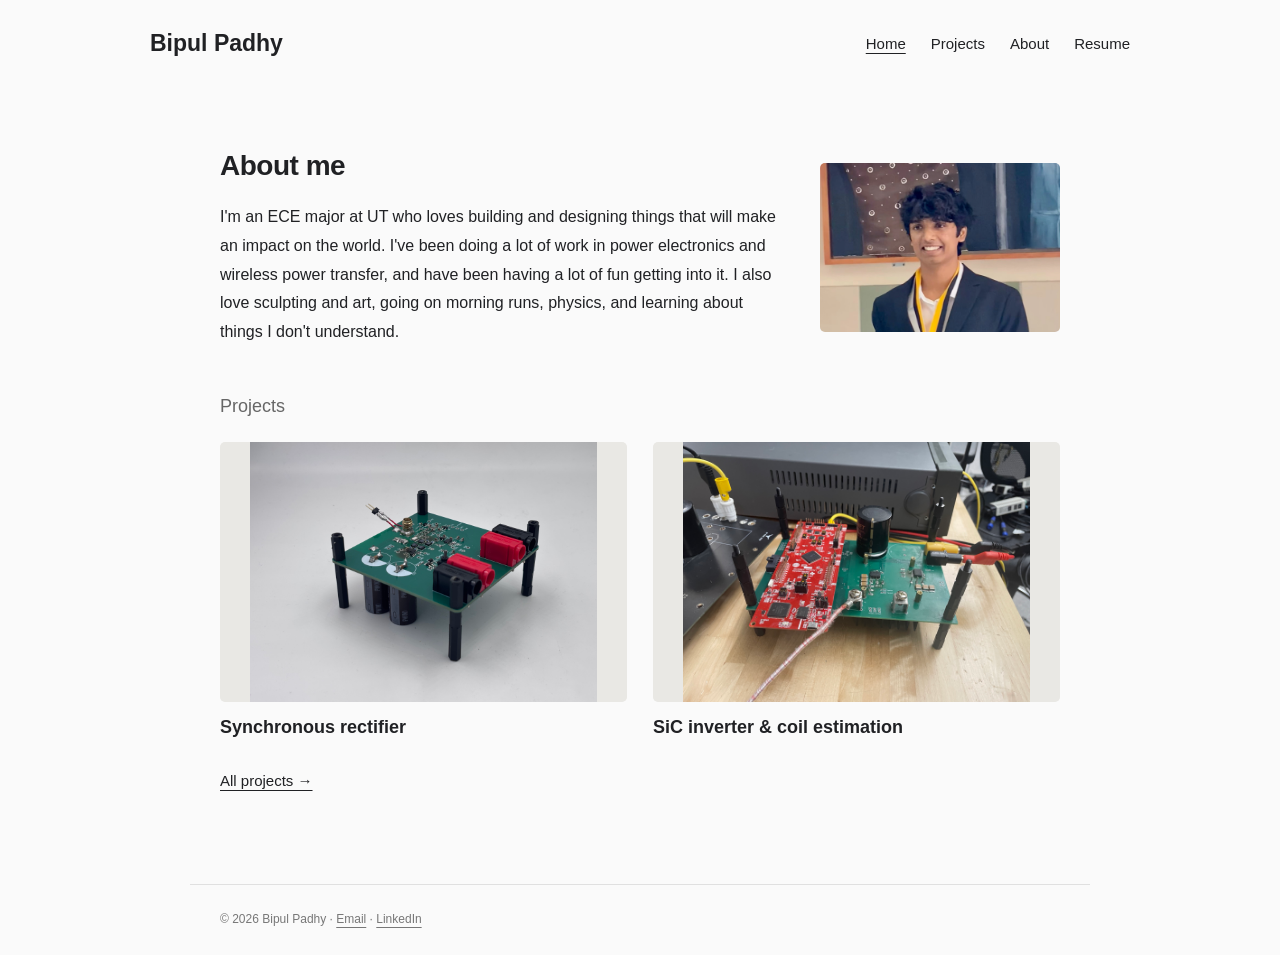
<file: index.html>
<!doctype html><html lang="en"><head><meta charset="utf-8"><meta name="viewport" content="width=device-width,initial-scale=1"><meta name="description" content="Bipul Padhy — electrical engineering projects at UT Austin."><title>Home | Bipul Padhy</title><link rel="stylesheet" href="style.css"></head><body><a class="skip" href="#main">Skip to content</a><header><a class="name" href="./">Bipul Padhy</a><nav aria-label="Main navigation"><a href="./" aria-current="page">Home</a><a href="projects/">Projects</a><a href="about/">About</a><a href="resume/">Resume</a></nav></header><main id="main"><section class="home-about" aria-labelledby="about-heading"><div class="home-about-copy"><h1 id="about-heading">About me</h1><div class="copy"><p>I&#x27;m an ECE major at UT who loves building and designing things that will make an impact on the world. I&#x27;ve been doing a lot of work in power electronics and wireless power transfer, and have been having a lot of fun getting into it. I also love sculpting and art, going on morning runs, physics, and learning about things I don&#x27;t understand.</p></div></div><img class="portrait" src="assets/bipul-padhy.png" alt="Bipul Padhy" width="596" height="421"></section><h2 class="work-heading">Projects</h2><div class="grid"><a class="card" href="projects/synchronous-rectifier/"><img class="thumb" src="assets/rectifier-angle.jpeg" alt="Assembled synchronous rectifier prototype" width="520" height="437" loading="lazy"><h3>Synchronous rectifier</h3></a><a class="card" href="projects/sic-inverter/"><img class="thumb" src="assets/inverter-closeup.jpeg" alt="SiC inverter with TI C2000 LaunchPad" loading="lazy"><h3>SiC inverter &amp; coil estimation</h3></a></div><a class="more" href="projects/">All projects →</a></main><footer>© 2026 Bipul Padhy · <a href="mailto:bkp736@eid.utexas.edu">Email</a> · <a href="https://www.linkedin.com/in/bipulpadhy">LinkedIn</a></footer></body></html>
</file>
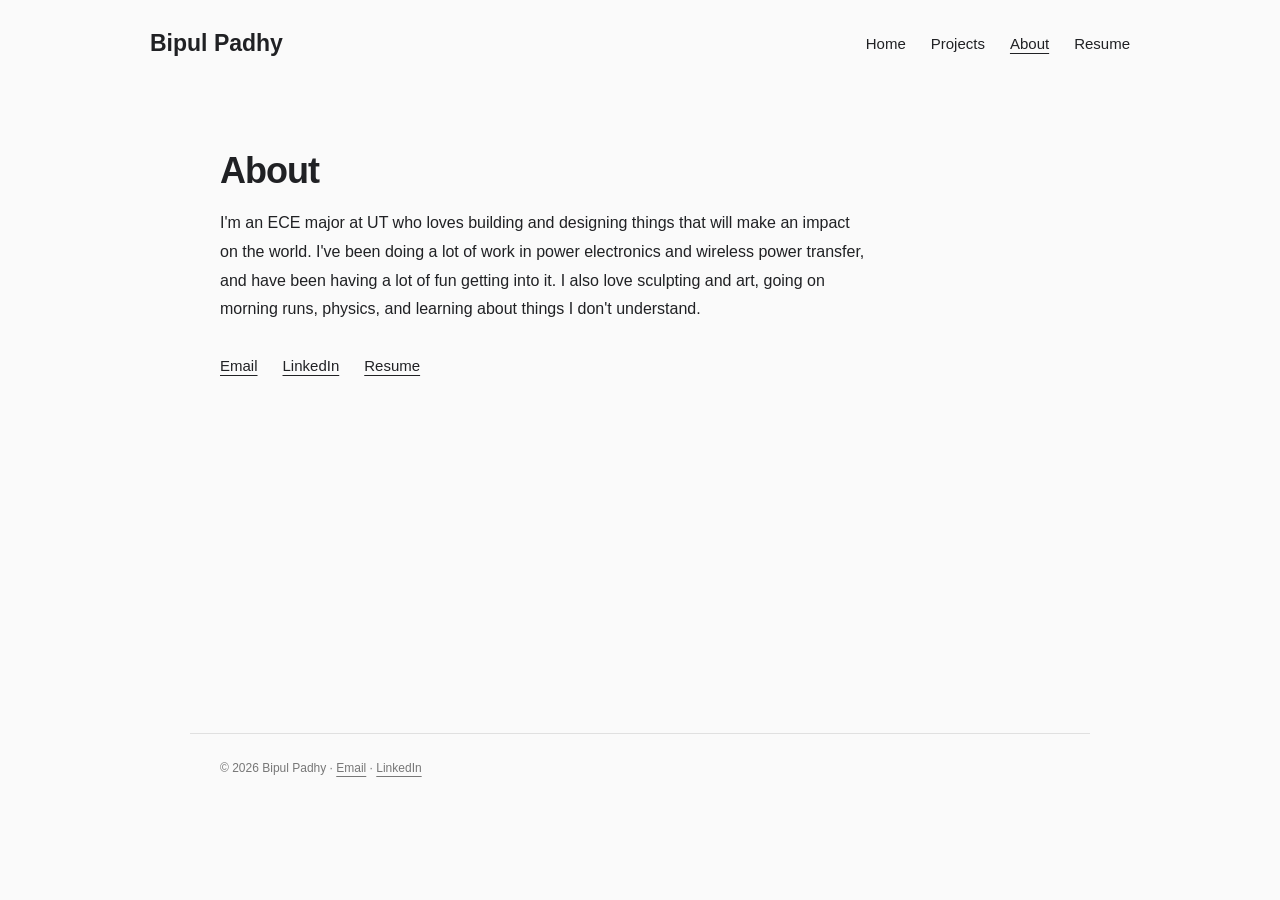
<file: about/index.html>
<!doctype html><html lang="en"><head><meta charset="utf-8"><meta name="viewport" content="width=device-width,initial-scale=1"><meta name="description" content="Bipul Padhy — electrical engineering projects at UT Austin."><title>About | Bipul Padhy</title><link rel="stylesheet" href="../style.css"></head><body><a class="skip" href="#main">Skip to content</a><header><a class="name" href="../">Bipul Padhy</a><nav aria-label="Main navigation"><a href="../">Home</a><a href="../projects/">Projects</a><a href="../about/" aria-current="page">About</a><a href="../resume/">Resume</a></nav></header><main id="main"><div class="about"><h1>About</h1><div class="copy"><p>I&#x27;m an ECE major at UT who loves building and designing things that will make an impact on the world. I&#x27;ve been doing a lot of work in power electronics and wireless power transfer, and have been having a lot of fun getting into it. I also love sculpting and art, going on morning runs, physics, and learning about things I don&#x27;t understand.</p></div><div class="about-links"><a href="mailto:bkp736@eid.utexas.edu">Email</a><a href="https://www.linkedin.com/in/bipulpadhy">LinkedIn</a><a href="../resume/">Resume</a></div></div></main><footer>© 2026 Bipul Padhy · <a href="mailto:bkp736@eid.utexas.edu">Email</a> · <a href="https://www.linkedin.com/in/bipulpadhy">LinkedIn</a></footer></body></html>
</file>
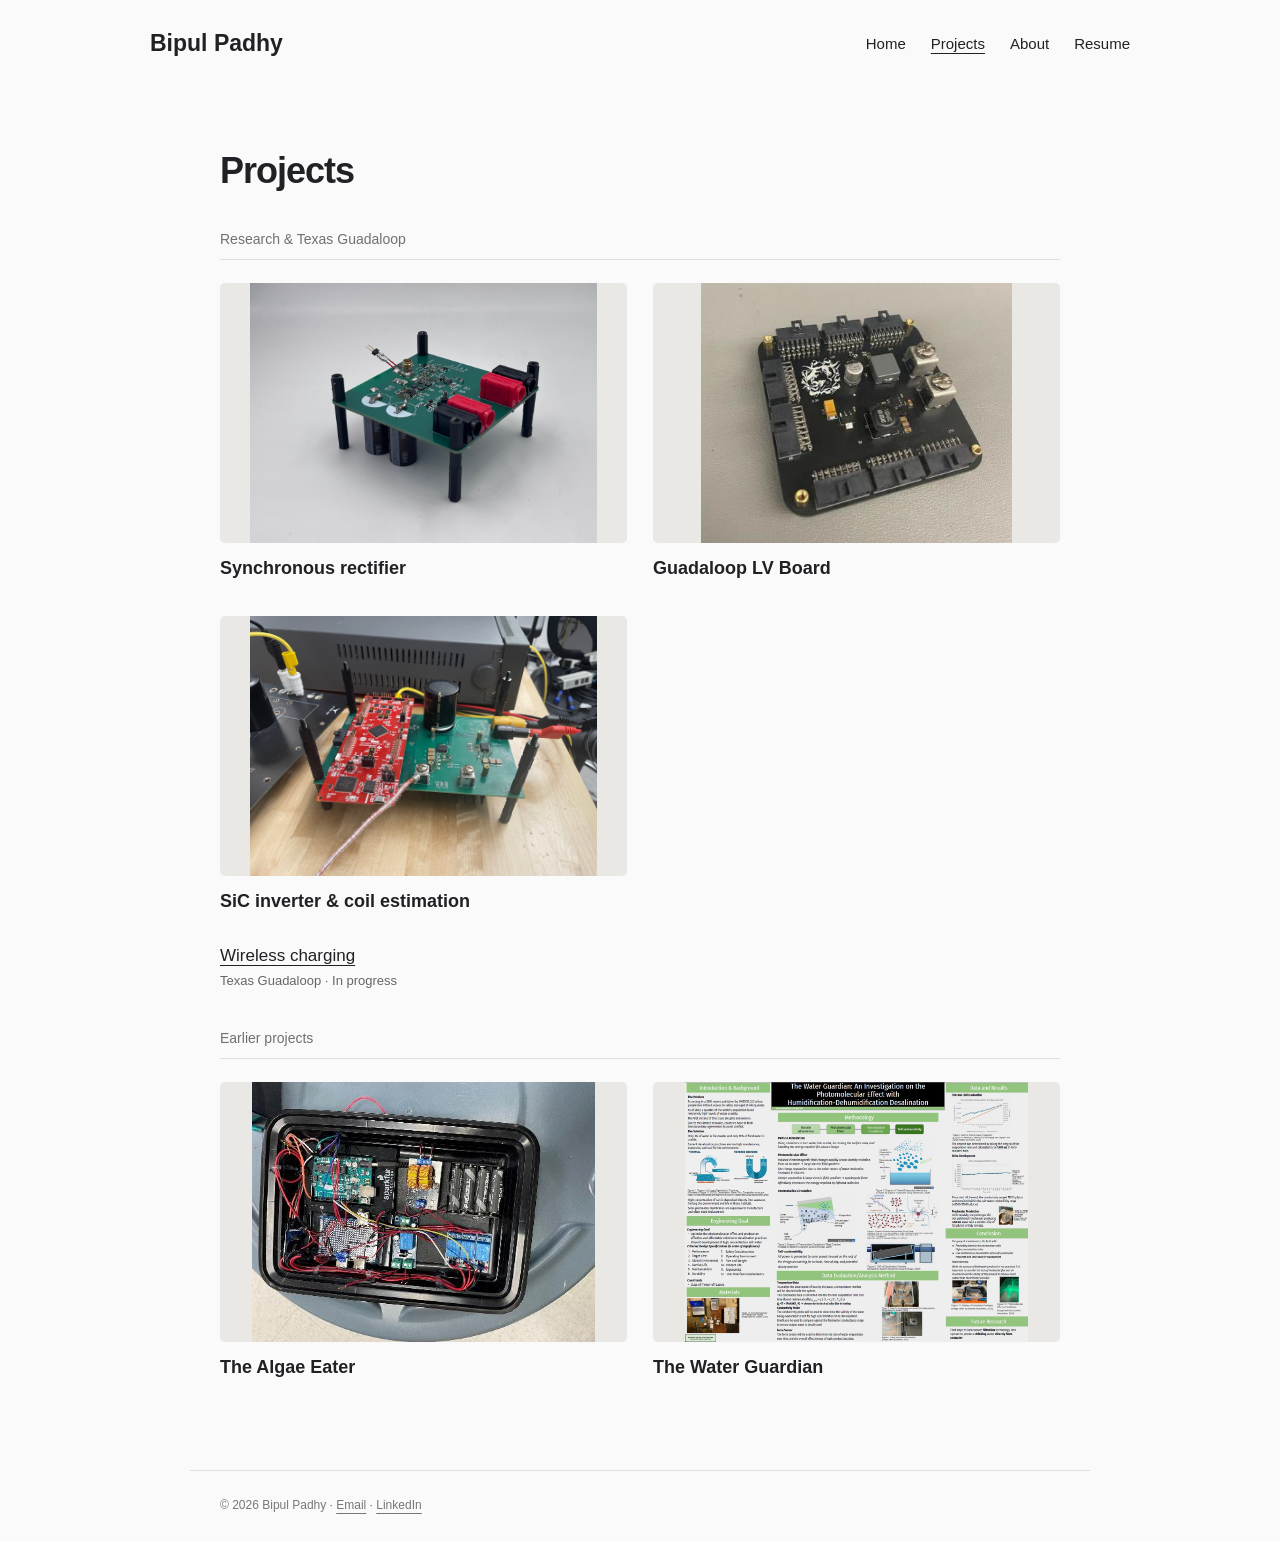
<file: projects/index.html>
<!doctype html><html lang="en"><head><meta charset="utf-8"><meta name="viewport" content="width=device-width,initial-scale=1"><meta name="description" content="Bipul Padhy — electrical engineering projects at UT Austin."><title>Projects | Bipul Padhy</title><link rel="stylesheet" href="../style.css"></head><body><a class="skip" href="#main">Skip to content</a><header><a class="name" href="../">Bipul Padhy</a><nav aria-label="Main navigation"><a href="../">Home</a><a href="../projects/" aria-current="page">Projects</a><a href="../about/">About</a><a href="../resume/">Resume</a></nav></header><main id="main"><h1>Projects</h1><div class="year">Research & Texas Guadaloop</div><div class="grid"><a class="card" href="../projects/synchronous-rectifier/"><img class="thumb" src="../assets/rectifier-angle.jpeg" alt="Assembled synchronous rectifier prototype" width="520" height="437" loading="lazy"><h3>Synchronous rectifier</h3></a><a class="card" href="../projects/power-distribution/"><img class="thumb" src="../assets/project-42.png" alt="Assembled Guadaloop LV Board" width="520" height="437" loading="lazy"><h3>Guadaloop LV Board</h3></a><a class="card" href="../projects/sic-inverter/"><img class="thumb" src="../assets/inverter-closeup.jpeg" alt="SiC inverter and TI C2000 LaunchPad" loading="lazy"><h3>SiC inverter &amp; coil estimation</h3></a></div><ul class="plain-projects"><li><a href="wireless-charging/">Wireless charging</a><small>Texas Guadaloop · In progress</small></li></ul><div class="year">Earlier projects</div><div class="grid"><a class="card" href="../projects/algae-eater/"><img class="thumb" src="../assets/project-48.png" alt="The Algae Eater" width="520" height="437" loading="lazy"><h3>The Algae Eater</h3></a><a class="card" href="../projects/water-guardian/"><img class="thumb" src="../assets/water-guardian-research-poster.jpeg" alt="The Water Guardian research poster" width="1280" height="969" loading="lazy"><h3>The Water Guardian</h3></a></div></main><footer>© 2026 Bipul Padhy · <a href="mailto:bkp736@eid.utexas.edu">Email</a> · <a href="https://www.linkedin.com/in/bipulpadhy">LinkedIn</a></footer></body></html>
</file>
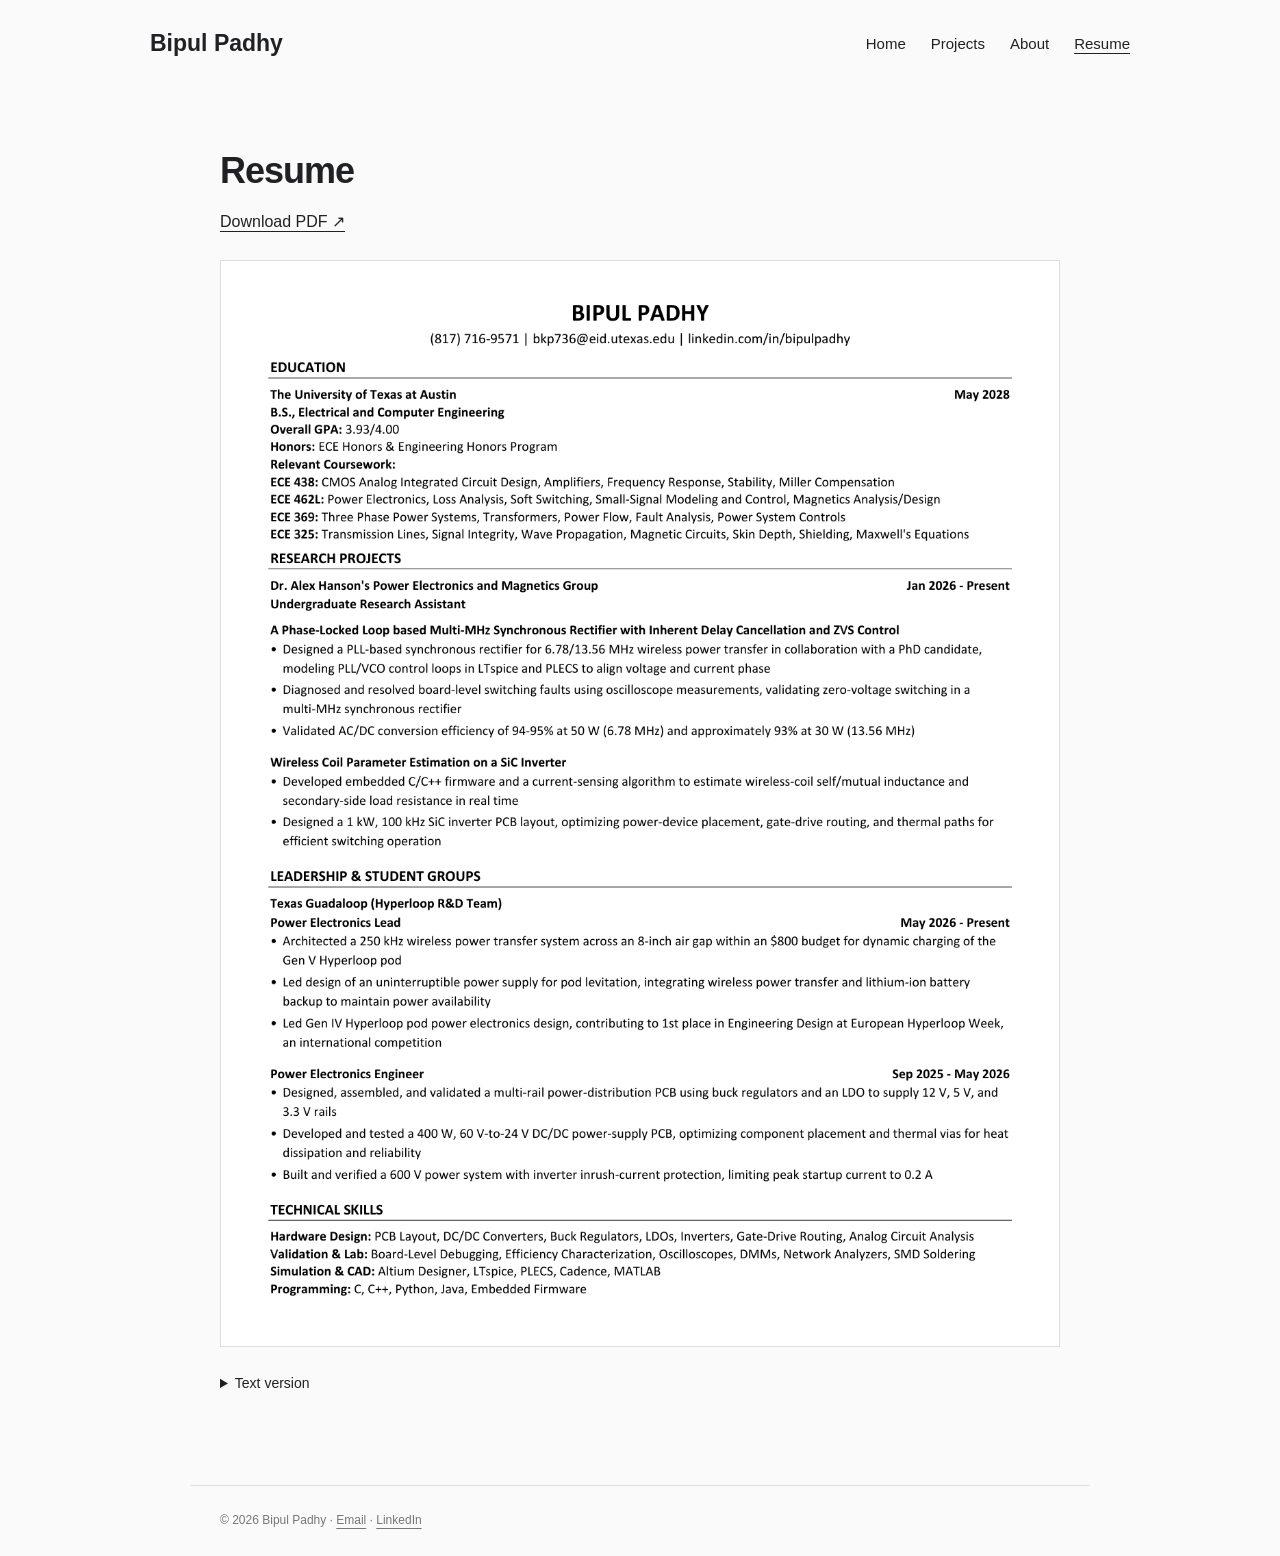
<file: resume/index.html>
<!doctype html><html lang="en"><head><meta charset="utf-8"><meta name="viewport" content="width=device-width,initial-scale=1"><meta name="description" content="Bipul Padhy — electrical engineering projects at UT Austin."><title>Resume | Bipul Padhy</title><link rel="stylesheet" href="../style.css"></head><body><a class="skip" href="#main">Skip to content</a><header><a class="name" href="../">Bipul Padhy</a><nav aria-label="Main navigation"><a href="../">Home</a><a href="../projects/">Projects</a><a href="../about/">About</a><a href="../resume/" aria-current="page">Resume</a></nav></header><main id="main"><h1>Resume</h1><p><a href="../assets/Bipul_Padhy_Resume.pdf" download="Bipul_Padhy_Resume.pdf" target="_blank" rel="noopener">Download PDF ↗</a></p><a href="../assets/resume-preview.png" target="_blank" rel="noopener" aria-label="Open full-size resume"><img class="resume-preview" src="../assets/resume-preview.png" alt="Bipul Padhy’s engineering resume" width="1224" height="1584"></a><details class="resume-text"><summary>Text version</summary><pre>BIPUL PADHY 
(817) 716-9571 | bkp736@eid.utexas.edu | linkedin.com/in/bipulpadhy 
EDUCATION 
The University of Texas at Austin 
B.S., Electrical and Computer Engineering 
Overall GPA: 3.93/4.00 
Honors: ECE Honors &amp; Engineering Honors Program 
Relevant Coursework: 
ECE 438: CMOS Analog Integrated Circuit Design, Amplifiers, Frequency Response, Stability, Miller Compensation
ECE 462L: Power Electronics, Loss Analysis, Soft Switching, Small-Signal Modeling and Control, Magnetics Analysis/Design
ECE 369: Three Phase Power Systems, Transformers, Power Flow, Fault Analysis, Power System Controls
ECE 325: Transmission Lines, Signal Integrity, Wave Propagation, Magnetic Circuits, Skin Depth, Shielding, Maxwell&#x27;s Equations
RESEARCH PROJECTS
Dr. Alex Hanson&#x27;s Power Electronics and Magnetics Group
Jan 2026 - Present
Undergraduate Research Assistant
A Phase-Locked Loop based Multi-MHz Synchronous Rectifier with Inherent Delay Cancellation and ZVS Control
• Designed a PLL-based synchronous rectifier for 6.78/13.56 MHz wireless power transfer in collaboration with a PhD candidate,
modeling PLL/VCO control loops in LTspice and PLECS to align voltage and current phase
• Diagnosed and resolved board-level switching faults using oscilloscope measurements, validating zero-voltage switching in a
multi-MHz synchronous rectifier
• Validated AC/DC conversion efficiency of 94-95% at 50 W (6.78 MHz) and approximately 93% at 30 W (13.56 MHz)
Wireless Coil Parameter Estimation on a SiC Inverter
• Developed embedded C/C++ firmware and a current-sensing algorithm to estimate wireless-coil self/mutual inductance and
secondary-side load resistance in real time
• Designed a 1 kW, 100 kHz SiC inverter PCB layout, optimizing power-device placement, gate-drive routing, and thermal paths for
efficient switching operation
LEADERSHIP &amp; STUDENT GROUPS
Texas Guadaloop (Hyperloop R&amp;D Team)
Power Electronics Lead
May 2026 - Present
• Architected a 250 kHz wireless power transfer system across an 8-inch air gap within an $800 budget for dynamic charging of the
Gen V Hyperloop pod
• Led design of an uninterruptible power supply for pod levitation, integrating wireless power transfer and lithium-ion battery
backup to maintain power availability
• Led Gen IV Hyperloop pod power electronics design, contributing to 1st place in Engineering Design at European Hyperloop Week,
an international competition
Power Electronics Engineer
Sep 2025 - May 2026
• Designed, assembled, and validated a multi-rail power-distribution PCB using buck regulators and an LDO to supply 12 V, 5 V, and
3.3 V rails
• Developed and tested a 400 W, 60 V-to-24 V DC/DC power-supply PCB, optimizing component placement and thermal vias for heat
dissipation and reliability
• Built and verified a 600 V power system with inverter inrush-current protection, limiting peak startup current to 0.2 A
TECHNICAL SKILLS
Hardware Design: PCB Layout, DC/DC Converters, Buck Regulators, LDOs, Inverters, Gate-Drive Routing, Analog Circuit Analysis
Validation &amp; Lab: Board-Level Debugging, Efficiency Characterization, Oscilloscopes, DMMs, Network Analyzers, SMD Soldering
Simulation &amp; CAD: Altium Designer, LTspice, PLECS, Cadence, MATLAB
Programming: C, C++, Python, Java, Embedded Firmware
May 2028
</pre></details></main><footer>© 2026 Bipul Padhy · <a href="mailto:bkp736@eid.utexas.edu">Email</a> · <a href="https://www.linkedin.com/in/bipulpadhy">LinkedIn</a></footer></body></html>
</file>
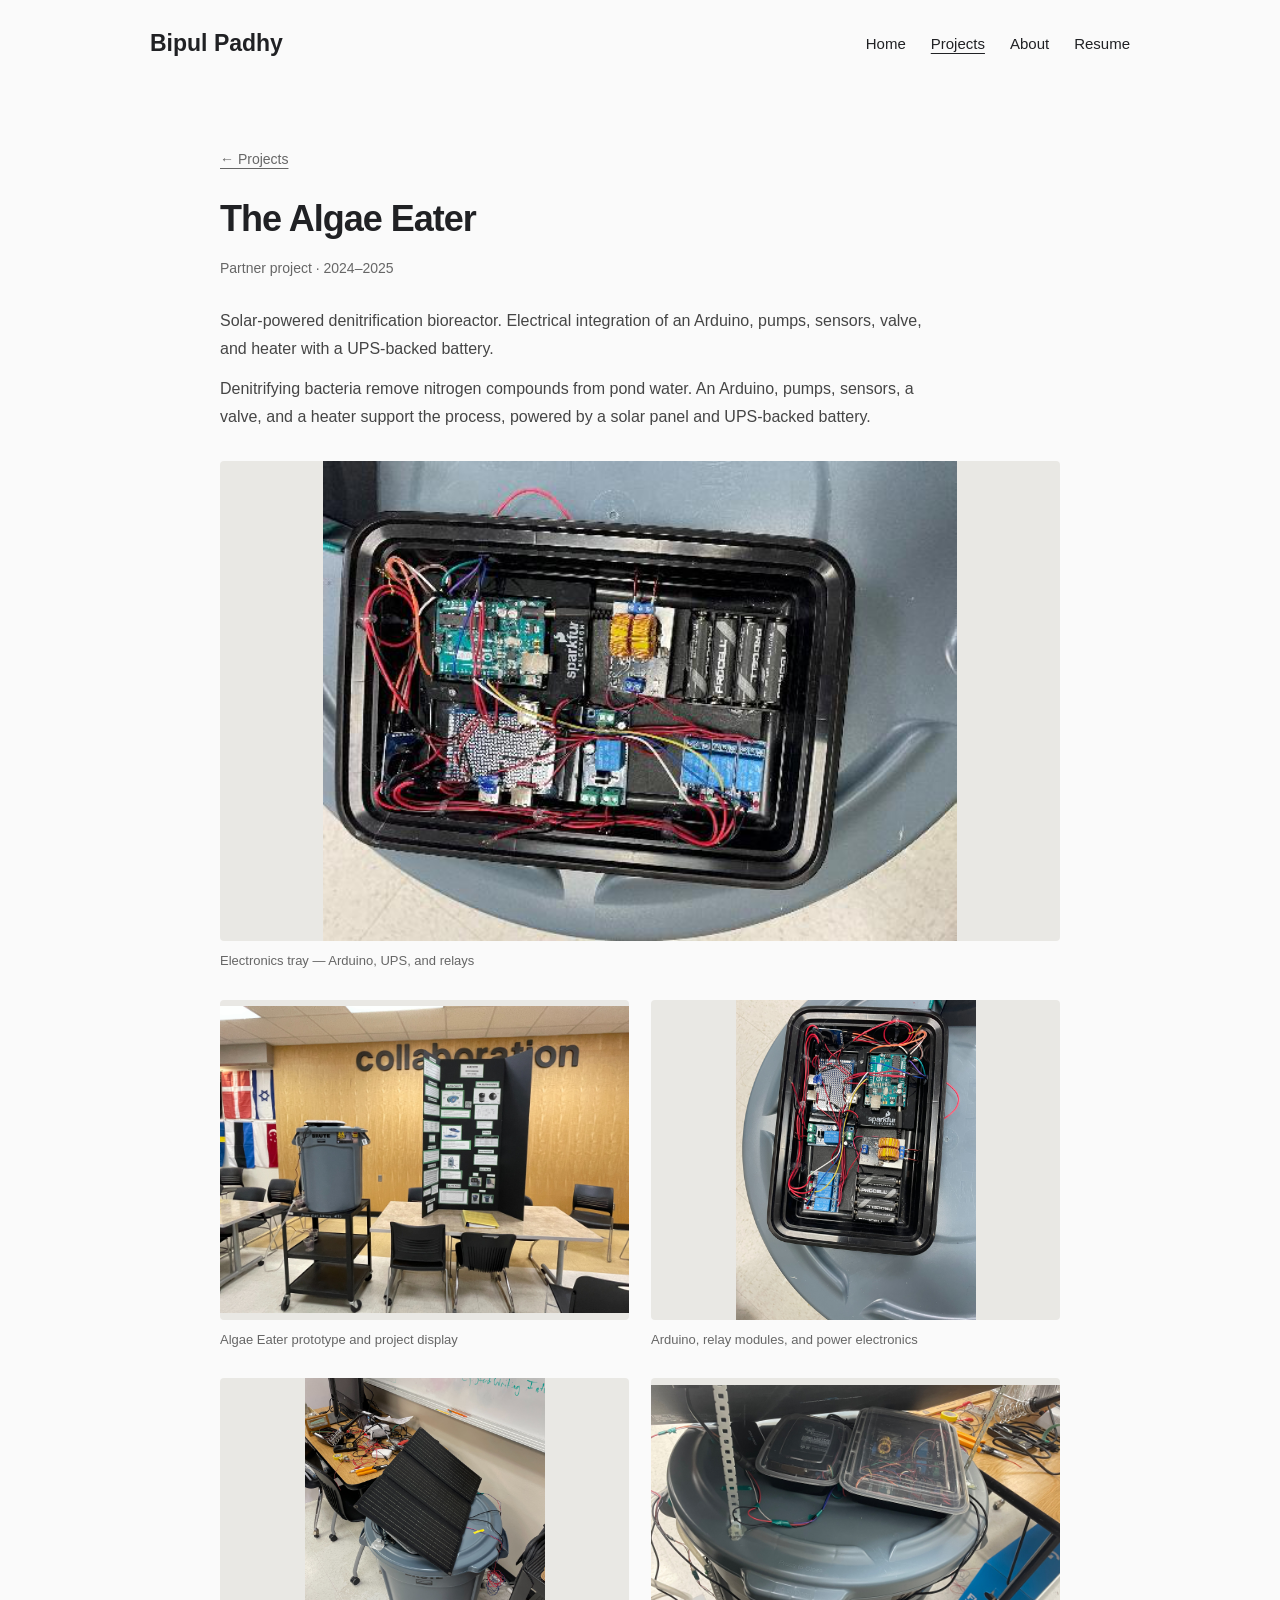
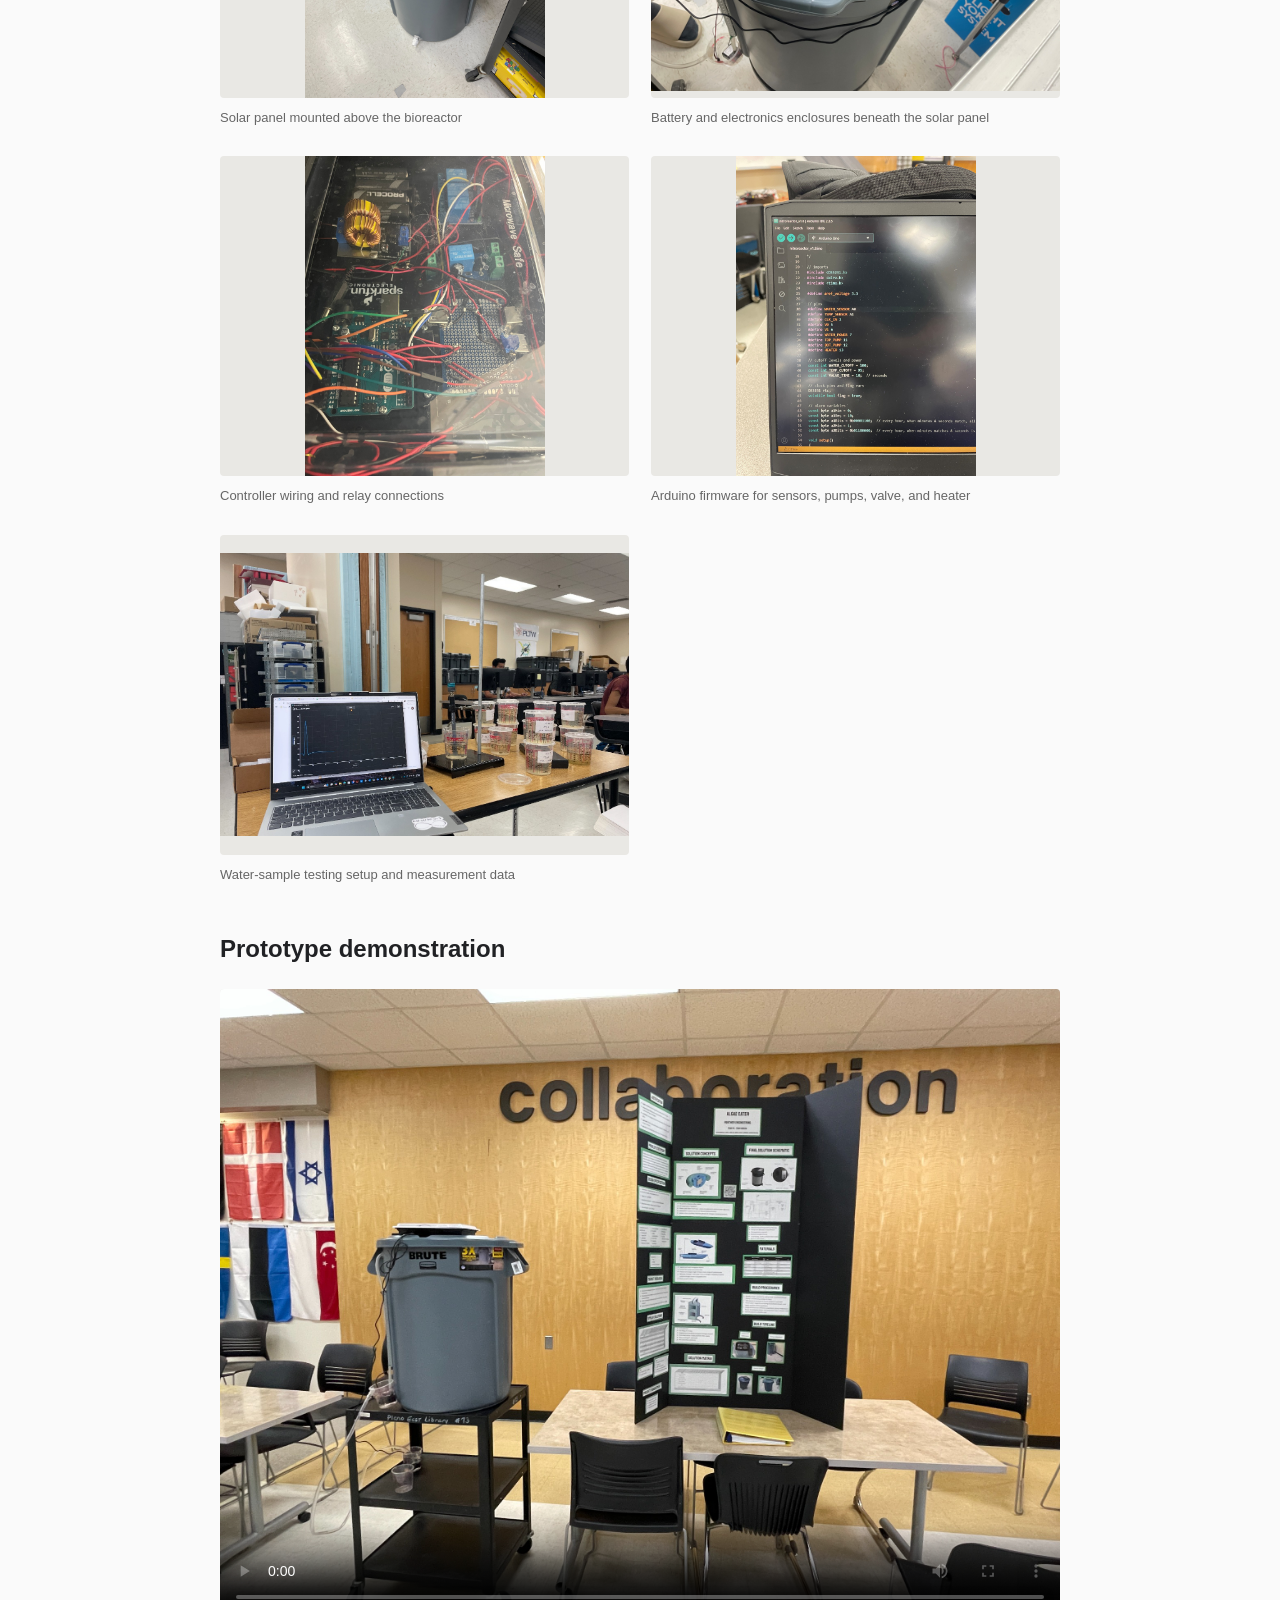
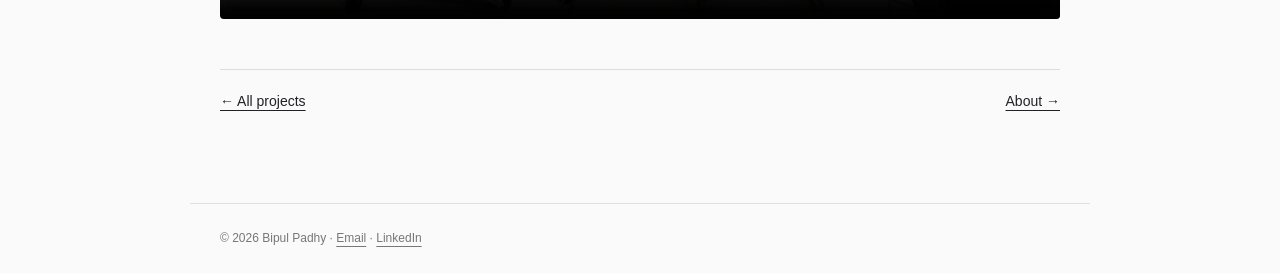
<file: projects/algae-eater/index.html>
<!doctype html><html lang="en"><head><meta charset="utf-8"><meta name="viewport" content="width=device-width,initial-scale=1"><meta name="description" content="Bipul Padhy — electrical engineering projects at UT Austin."><title>The Algae Eater | Bipul Padhy</title><link rel="stylesheet" href="../../style.css"></head><body><a class="skip" href="#main">Skip to content</a><header><a class="name" href="../../">Bipul Padhy</a><nav aria-label="Main navigation"><a href="../../">Home</a><a href="../../projects/" aria-current="page">Projects</a><a href="../../about/">About</a><a href="../../resume/">Resume</a></nav></header><main id="main"><a class="breadcrumb" href="../">← Projects</a><h1>The Algae Eater</h1><p class="meta">Partner project · 2024–2025</p><p class="project-description">Solar-powered denitrification bioreactor. Electrical integration of an Arduino, pumps, sensors, valve, and heater with a UPS-backed battery.</p><p class="project-explanation">Denitrifying bacteria remove nitrogen compounds from pond water. An Arduino, pumps, sensors, a valve, and a heater support the process, powered by a solar panel and UPS-backed battery.</p><div class="photos project-gallery"><figure><a href="../../assets/project-48.png" target="_blank" rel="noopener" aria-label="Open full-size image: Electronics tray — Arduino, UPS, and relays"><img src="../../assets/project-48.png" alt="Electronics tray — Arduino, UPS, and relays" loading="lazy"></a><figcaption>Electronics tray — Arduino, UPS, and relays</figcaption></figure><figure><a href="../../assets/algae-eater-project-display.jpg" target="_blank" rel="noopener" aria-label="Open full-size image: Algae Eater prototype and project display"><img src="../../assets/algae-eater-project-display.jpg" alt="Algae Eater prototype and project display" width="2048" height="1536" loading="lazy"></a><figcaption>Algae Eater prototype and project display</figcaption></figure><figure><a href="../../assets/algae-eater-electronics-tray.jpg" target="_blank" rel="noopener" aria-label="Open full-size image: Arduino, relay modules, and power electronics"><img src="../../assets/algae-eater-electronics-tray.jpg" alt="Arduino, relay modules, and power electronics" width="1536" height="2048" loading="lazy"></a><figcaption>Arduino, relay modules, and power electronics</figcaption></figure><figure><a href="../../assets/algae-eater-solar-panel.jpg" target="_blank" rel="noopener" aria-label="Open full-size image: Solar panel mounted above the bioreactor"><img src="../../assets/algae-eater-solar-panel.jpg" alt="Solar panel mounted above the bioreactor" width="1536" height="2048" loading="lazy"></a><figcaption>Solar panel mounted above the bioreactor</figcaption></figure><figure><a href="../../assets/algae-eater-enclosures.jpg" target="_blank" rel="noopener" aria-label="Open full-size image: Battery and electronics enclosures beneath the solar panel"><img src="../../assets/algae-eater-enclosures.jpg" alt="Battery and electronics enclosures beneath the solar panel" width="2048" height="1536" loading="lazy"></a><figcaption>Battery and electronics enclosures beneath the solar panel</figcaption></figure><figure><a href="../../assets/algae-eater-wiring-detail.jpg" target="_blank" rel="noopener" aria-label="Open full-size image: Controller wiring and relay connections"><img src="../../assets/algae-eater-wiring-detail.jpg" alt="Controller wiring and relay connections" width="1536" height="2048" loading="lazy"></a><figcaption>Controller wiring and relay connections</figcaption></figure><figure><a href="../../assets/algae-eater-firmware.jpg" target="_blank" rel="noopener" aria-label="Open full-size image: Arduino firmware for sensors, pumps, valve, and heater"><img src="../../assets/algae-eater-firmware.jpg" alt="Arduino firmware for sensors, pumps, valve, and heater" width="1536" height="2048" loading="lazy"></a><figcaption>Arduino firmware for sensors, pumps, valve, and heater</figcaption></figure><figure><a href="../../assets/algae-eater-water-testing.jpg" target="_blank" rel="noopener" aria-label="Open full-size image: Water-sample testing setup and measurement data"><img src="../../assets/algae-eater-water-testing.jpg" alt="Water-sample testing setup and measurement data" width="1170" height="809" loading="lazy"></a><figcaption>Water-sample testing setup and measurement data</figcaption></figure></div><section aria-labelledby="demo-heading"><h2 id="demo-heading">Prototype demonstration</h2><video controls playsinline preload="metadata" poster="../../assets/algae-eater-project-display.jpg" style="display:block;width:100%;height:auto;border-radius:4px;background:#e9e8e4"><source src="../../assets/algae-eater-demo.mp4" type="video/mp4">Your browser does not support embedded video. <a href="../../assets/algae-eater-demo.mp4">Download the demonstration video</a>.</video></section><div class="project-nav"><a href="../">← All projects</a><a href="../../about/">About →</a></div></main><footer>© 2026 Bipul Padhy · <a href="mailto:bkp736@eid.utexas.edu">Email</a> · <a href="https://www.linkedin.com/in/bipulpadhy">LinkedIn</a></footer></body></html>
</file>
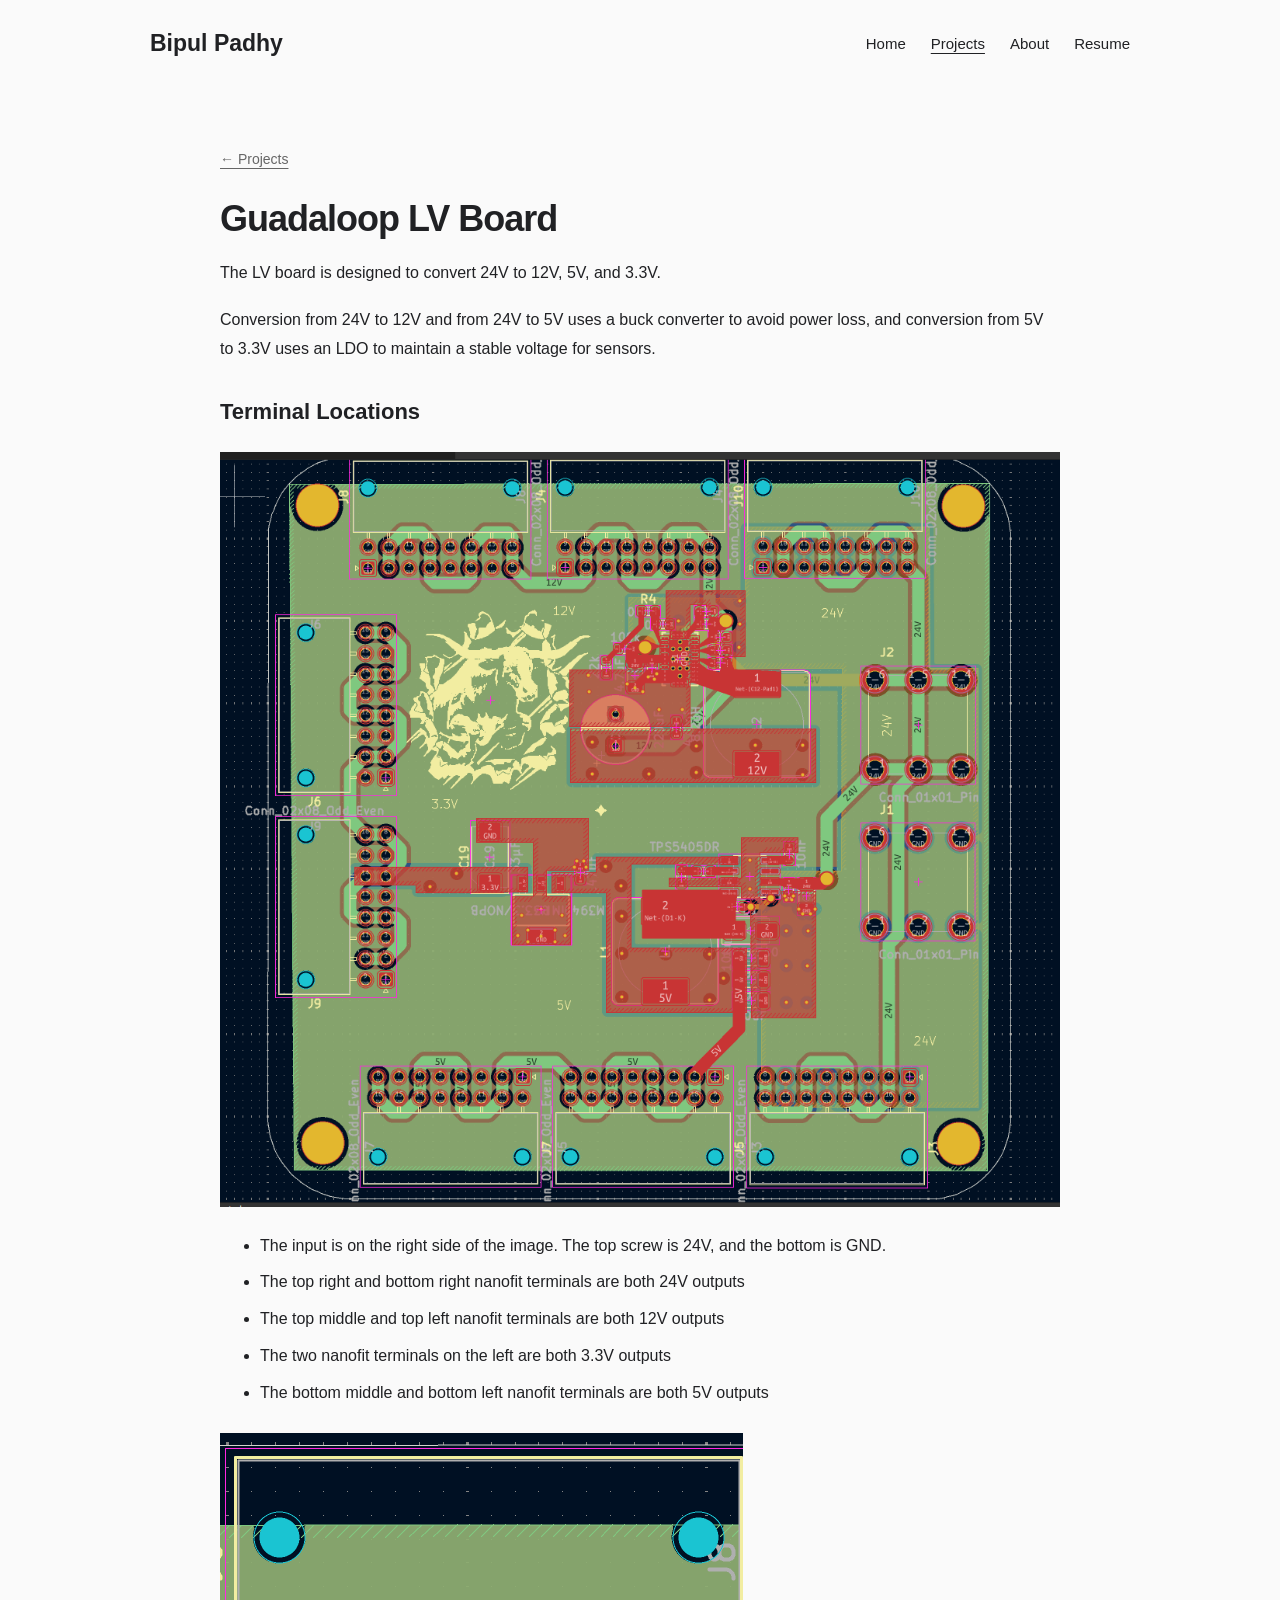
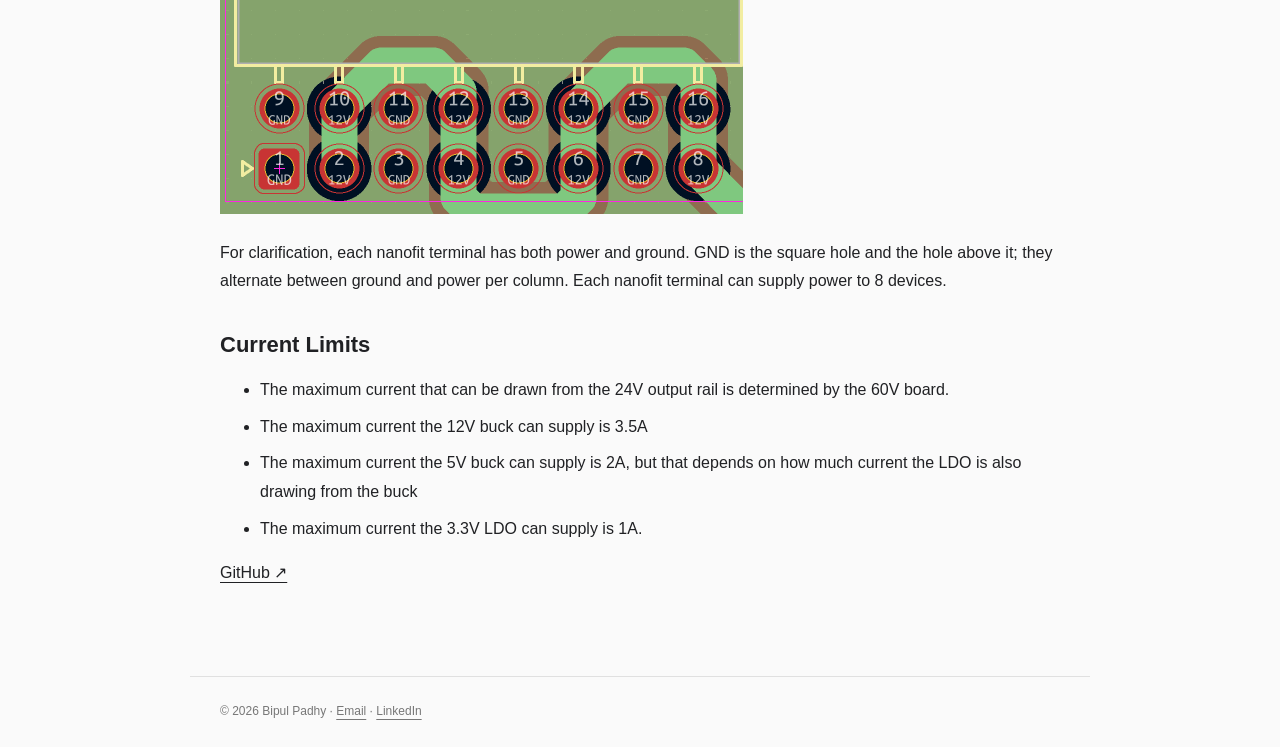
<file: projects/power-distribution/index.html>
<!doctype html><html lang="en"><head><meta charset="utf-8"><meta name="viewport" content="width=device-width,initial-scale=1"><meta name="description" content="Bipul Padhy — electrical engineering projects at UT Austin."><title>Guadaloop LV Board | Bipul Padhy</title><link rel="stylesheet" href="../../style.css"></head><body><a class="skip" href="#main">Skip to content</a><header><a class="name" href="../../">Bipul Padhy</a><nav aria-label="Main navigation"><a href="../../">Home</a><a href="../../projects/" aria-current="page">Projects</a><a href="../../about/">About</a><a href="../../resume/">Resume</a></nav></header><main id="main"><a class="breadcrumb" href="../">← Projects</a><h1>Guadaloop LV Board</h1><div class="readme-copy"><p>The LV board is designed to convert 24V to 12V, 5V, and 3.3V.</p><p>Conversion from 24V to 12V and from 24V to 5V uses a buck converter to avoid power loss, and conversion from 5V to 3.3V uses an LDO to maintain a stable voltage for sensors.</p><h2>Terminal Locations</h2><a class="readme-image" href="../../assets/lv-v3-layout.png" target="_blank" rel="noopener"><img src="../../assets/lv-v3-layout.png" alt="LV board PCB layout and terminal locations" loading="lazy"></a><ul><li>The input is on the right side of the image. The top screw is 24V, and the bottom is GND.</li><li>The top right and bottom right nanofit terminals are both 24V outputs</li><li>The top middle and top left nanofit terminals are both 12V outputs</li><li>The two nanofit terminals on the left are both 3.3V outputs</li><li>The bottom middle and bottom left nanofit terminals are both 5V outputs</li></ul><a class="readme-image" href="../../assets/lv-v3-connector.png" target="_blank" rel="noopener"><img src="../../assets/lv-v3-connector.png" alt="Nano-Fit connector showing alternating GND and 12 V pins" loading="lazy"></a><p>For clarification, each nanofit terminal has both power and ground. GND is the square hole and the hole above it; they alternate between ground and power per column. Each nanofit terminal can supply power to 8 devices.</p><h2>Current Limits</h2><ul><li>The maximum current that can be drawn from the 24V output rail is determined by the 60V board.</li><li>The maximum current the 12V buck can supply is 3.5A</li><li>The maximum current the 5V buck can supply is 2A, but that depends on how much current the LDO is also drawing from the buck</li><li>The maximum current the 3.3V LDO can supply is 1A.</li></ul></div><p><a href="https://github.com/Power-Electronics-PCBs-and-Stuff/GUAD_LV_V3" target="_blank" rel="noopener">GitHub ↗</a></p></main><footer>© 2026 Bipul Padhy · <a href="mailto:bkp736@eid.utexas.edu">Email</a> · <a href="https://www.linkedin.com/in/bipulpadhy">LinkedIn</a></footer></body></html>
</file>
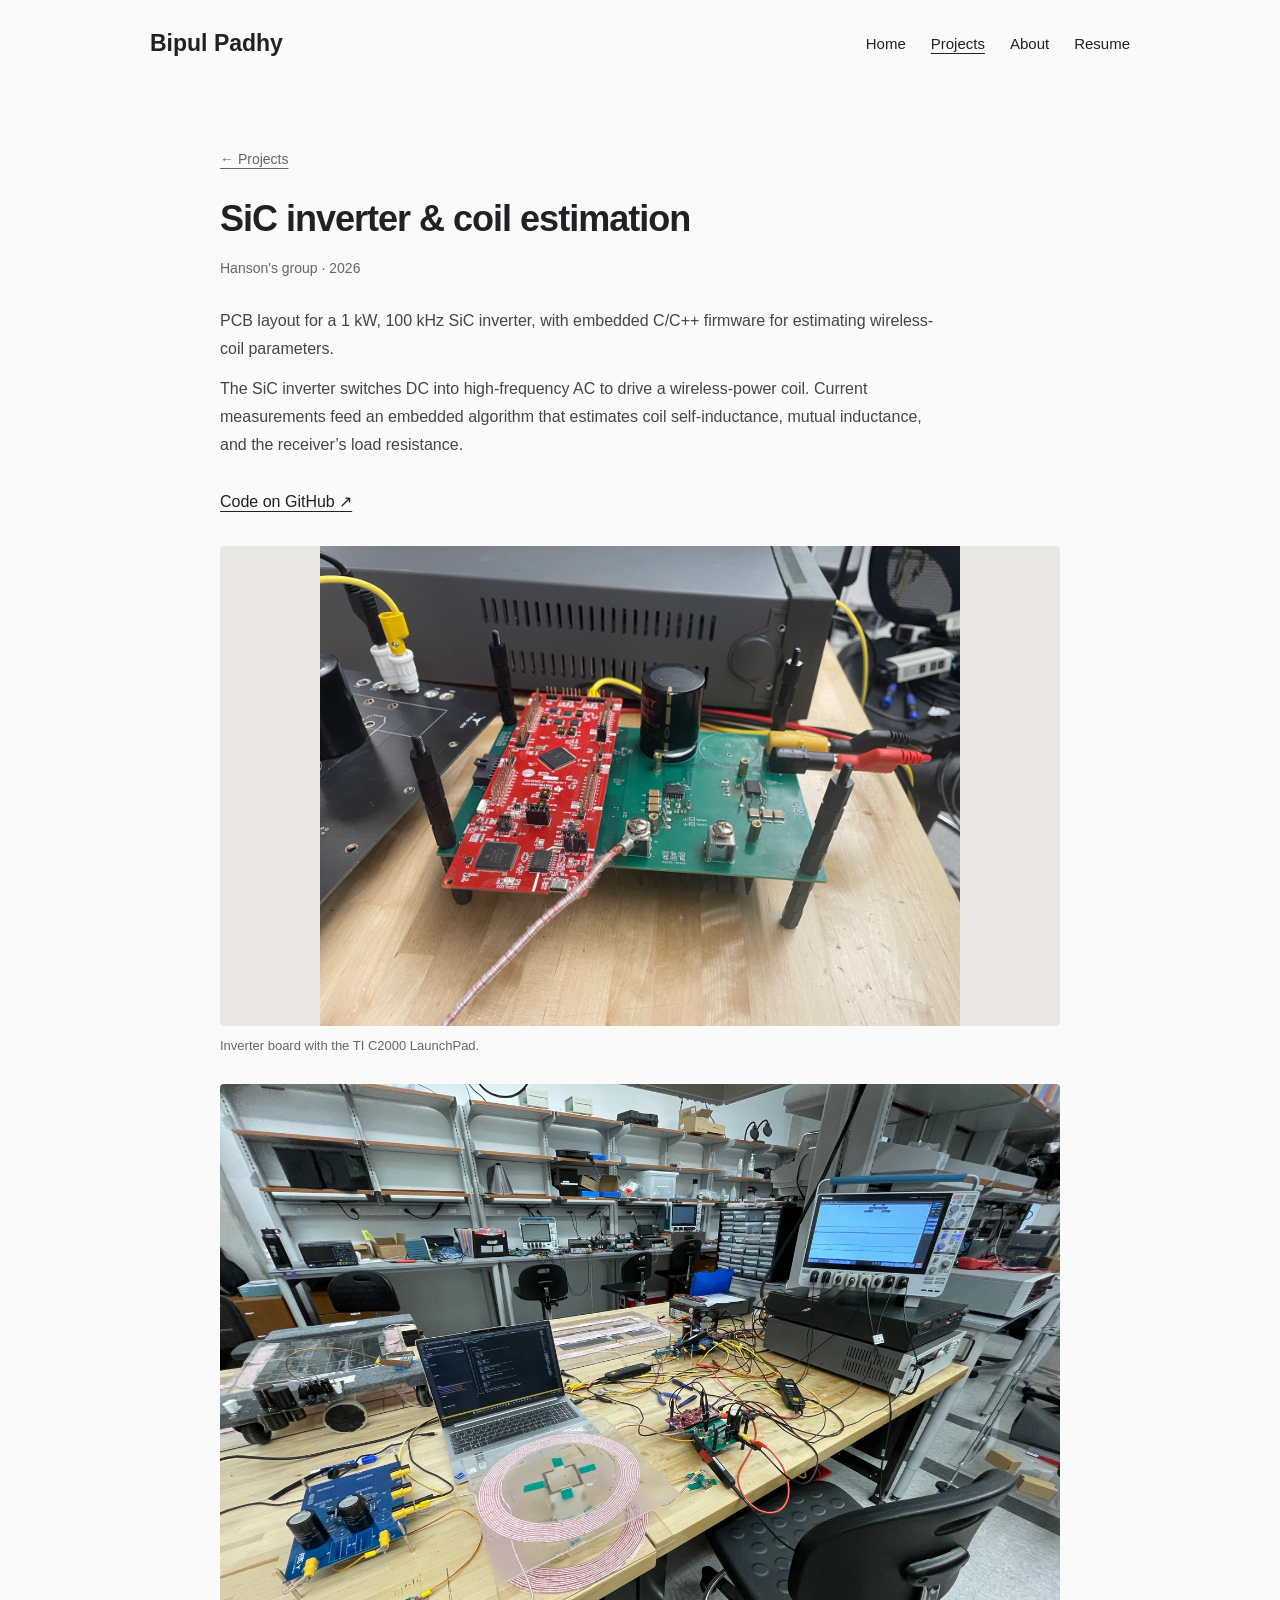
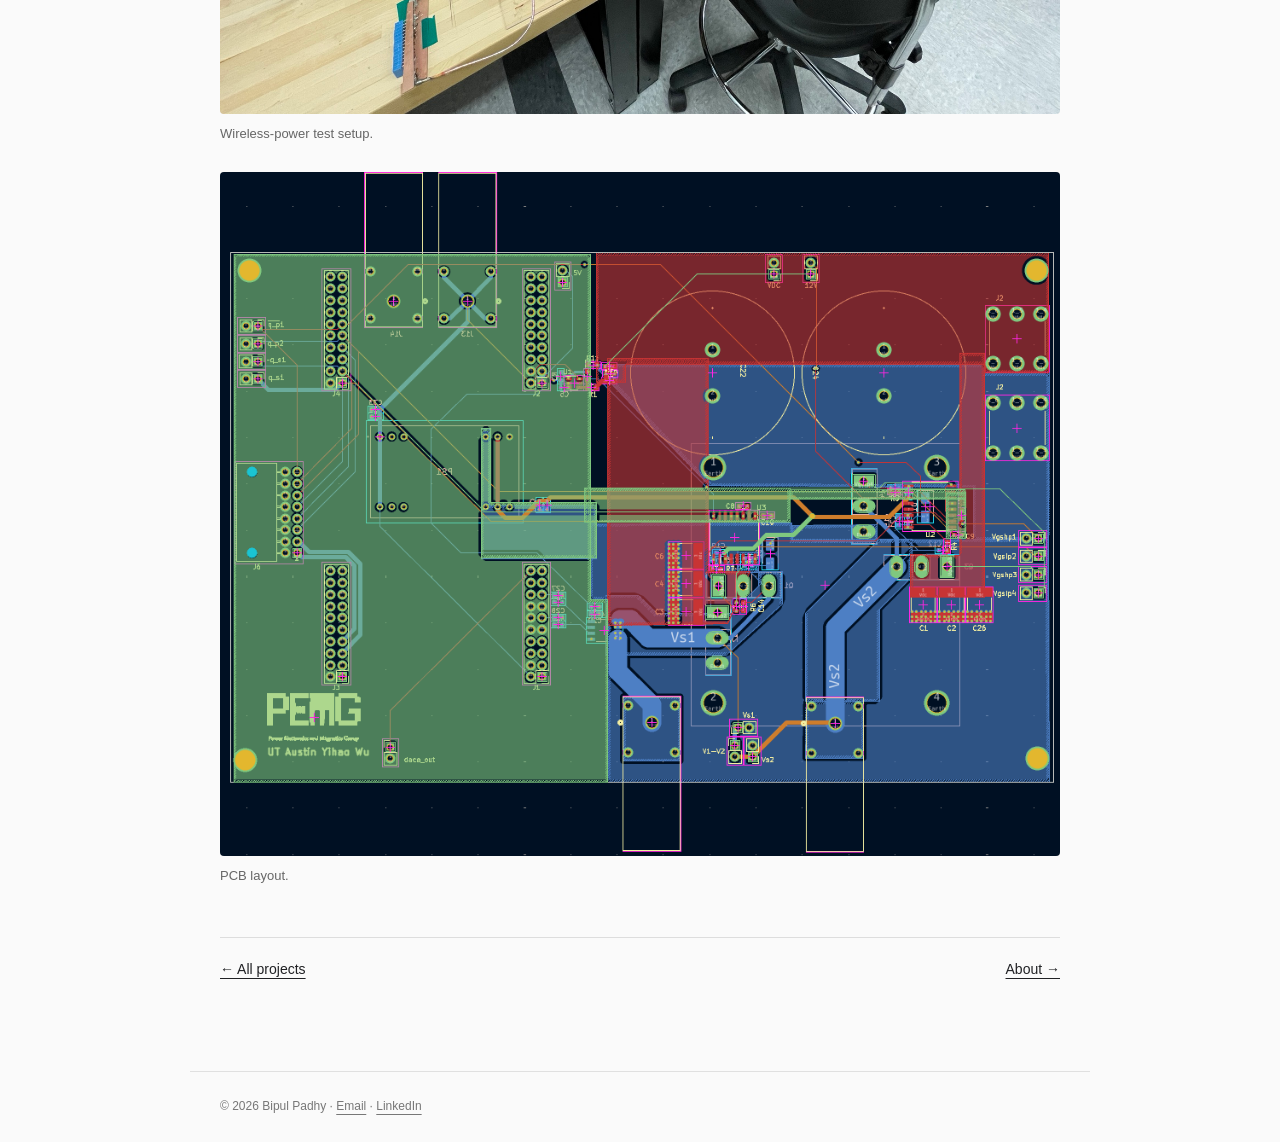
<file: projects/sic-inverter/index.html>
<!doctype html><html lang="en"><head><meta charset="utf-8"><meta name="viewport" content="width=device-width,initial-scale=1"><meta name="description" content="Bipul Padhy — electrical engineering projects at UT Austin."><title>SiC inverter &amp; coil estimation | Bipul Padhy</title><link rel="stylesheet" href="../../style.css"></head><body><a class="skip" href="#main">Skip to content</a><header><a class="name" href="../../">Bipul Padhy</a><nav aria-label="Main navigation"><a href="../../">Home</a><a href="../../projects/" aria-current="page">Projects</a><a href="../../about/">About</a><a href="../../resume/">Resume</a></nav></header><main id="main"><a class="breadcrumb" href="../">← Projects</a><h1>SiC inverter &amp; coil estimation</h1><p class="meta">Hanson&#x27;s group · 2026</p><p class="project-description">PCB layout for a 1 kW, 100 kHz SiC inverter, with embedded C/C++ firmware for estimating wireless-coil parameters.</p><p class="project-explanation">The SiC inverter switches DC into high-frequency AC to drive a wireless-power coil. Current measurements feed an embedded algorithm that estimates coil self-inductance, mutual inductance, and the receiver’s load resistance.</p><p><a href="https://github.com/bipulpadhy87/Parameter_Estimation_Code" target="_blank" rel="noopener">Code on GitHub ↗</a></p><div class="photos project-gallery"><figure class="full-width"><a href="../../assets/inverter-closeup.jpeg" target="_blank" rel="noopener"><img src="../../assets/inverter-closeup.jpeg" alt="Inverter board with the TI C2000 LaunchPad." loading="lazy"></a><figcaption>Inverter board with the TI C2000 LaunchPad.</figcaption></figure><figure class="full-width"><a href="../../assets/inverter-test-setup.jpeg" target="_blank" rel="noopener"><img src="../../assets/inverter-test-setup.jpeg" alt="Wireless-power test setup." loading="lazy"></a><figcaption>Wireless-power test setup.</figcaption></figure><figure class="full-width"><a href="../../assets/inverter-pcb-layout.png" target="_blank" rel="noopener"><img src="../../assets/inverter-pcb-layout.png" alt="PCB layout" loading="lazy"></a><figcaption>PCB layout.</figcaption></figure></div><div class="project-nav"><a href="../">← All projects</a><a href="../../about/">About →</a></div></main><footer>© 2026 Bipul Padhy · <a href="mailto:bkp736@eid.utexas.edu">Email</a> · <a href="https://www.linkedin.com/in/bipulpadhy">LinkedIn</a></footer></body></html>
</file>
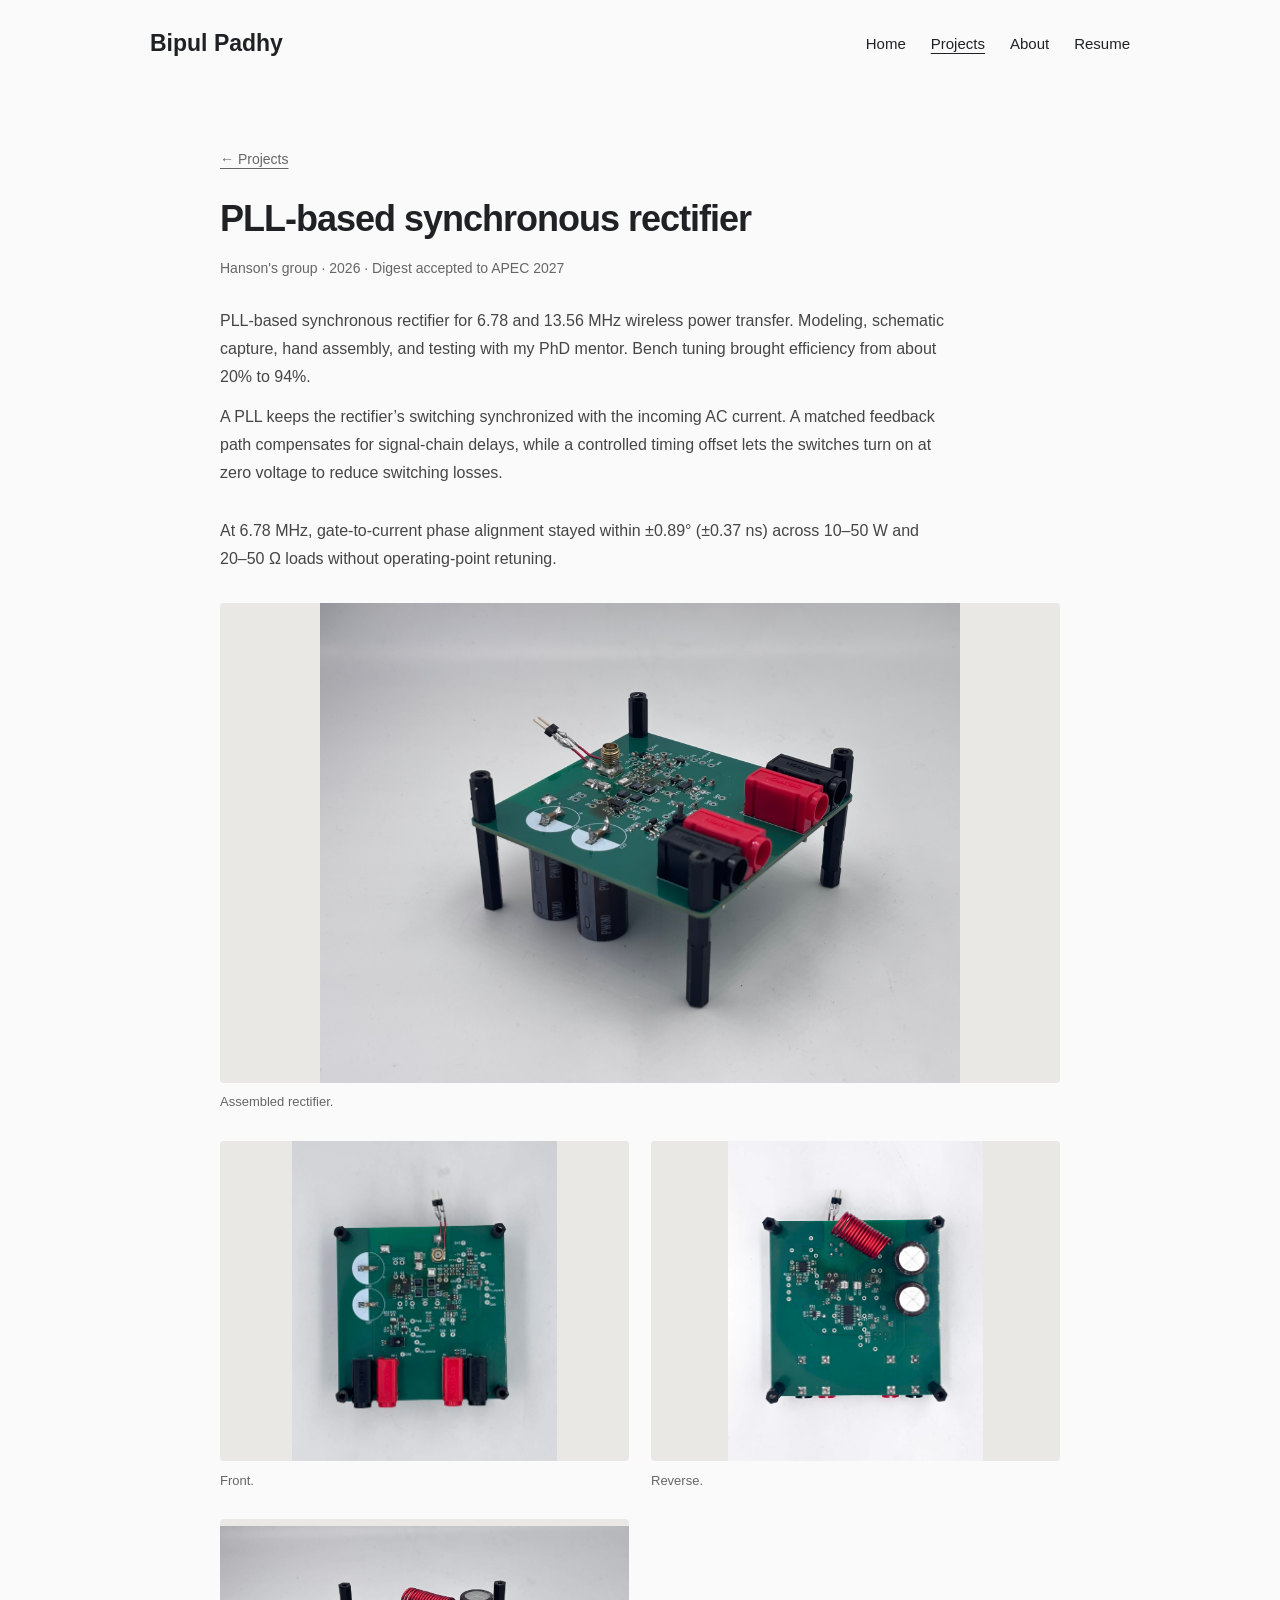
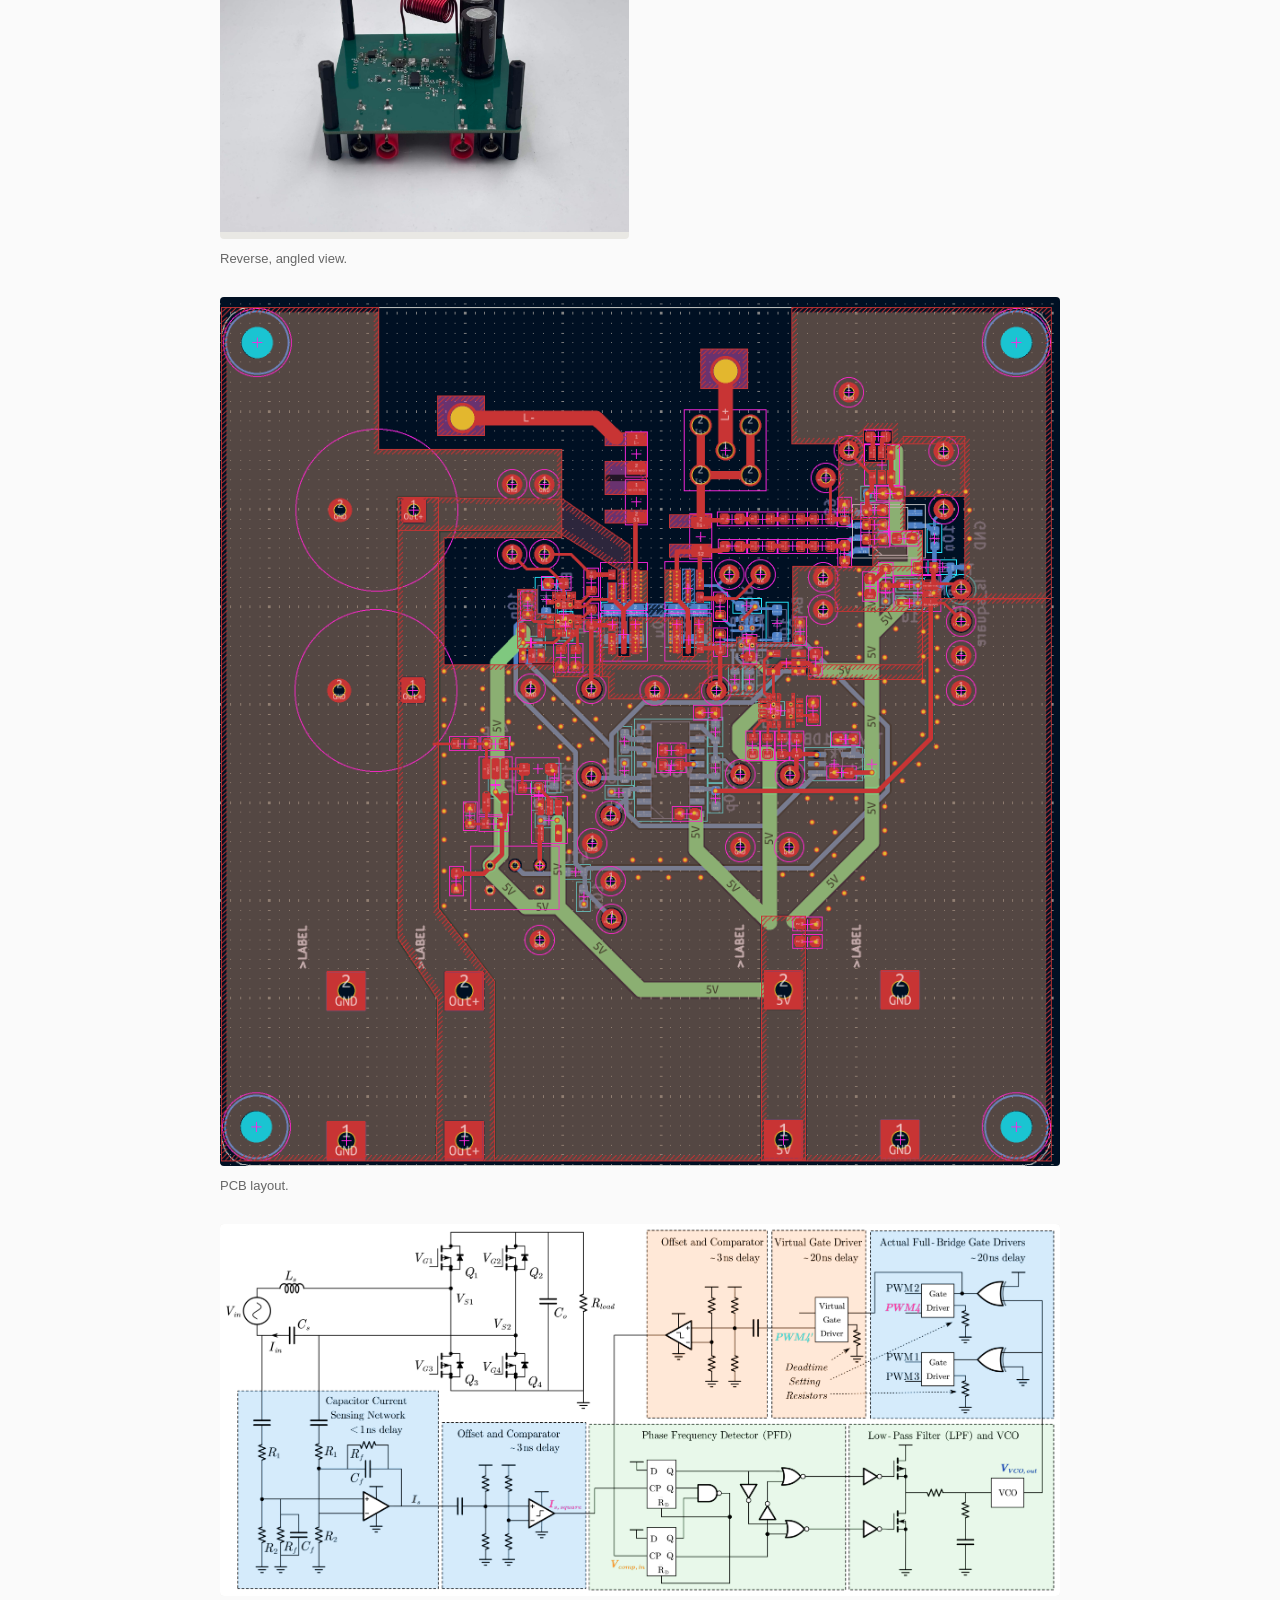
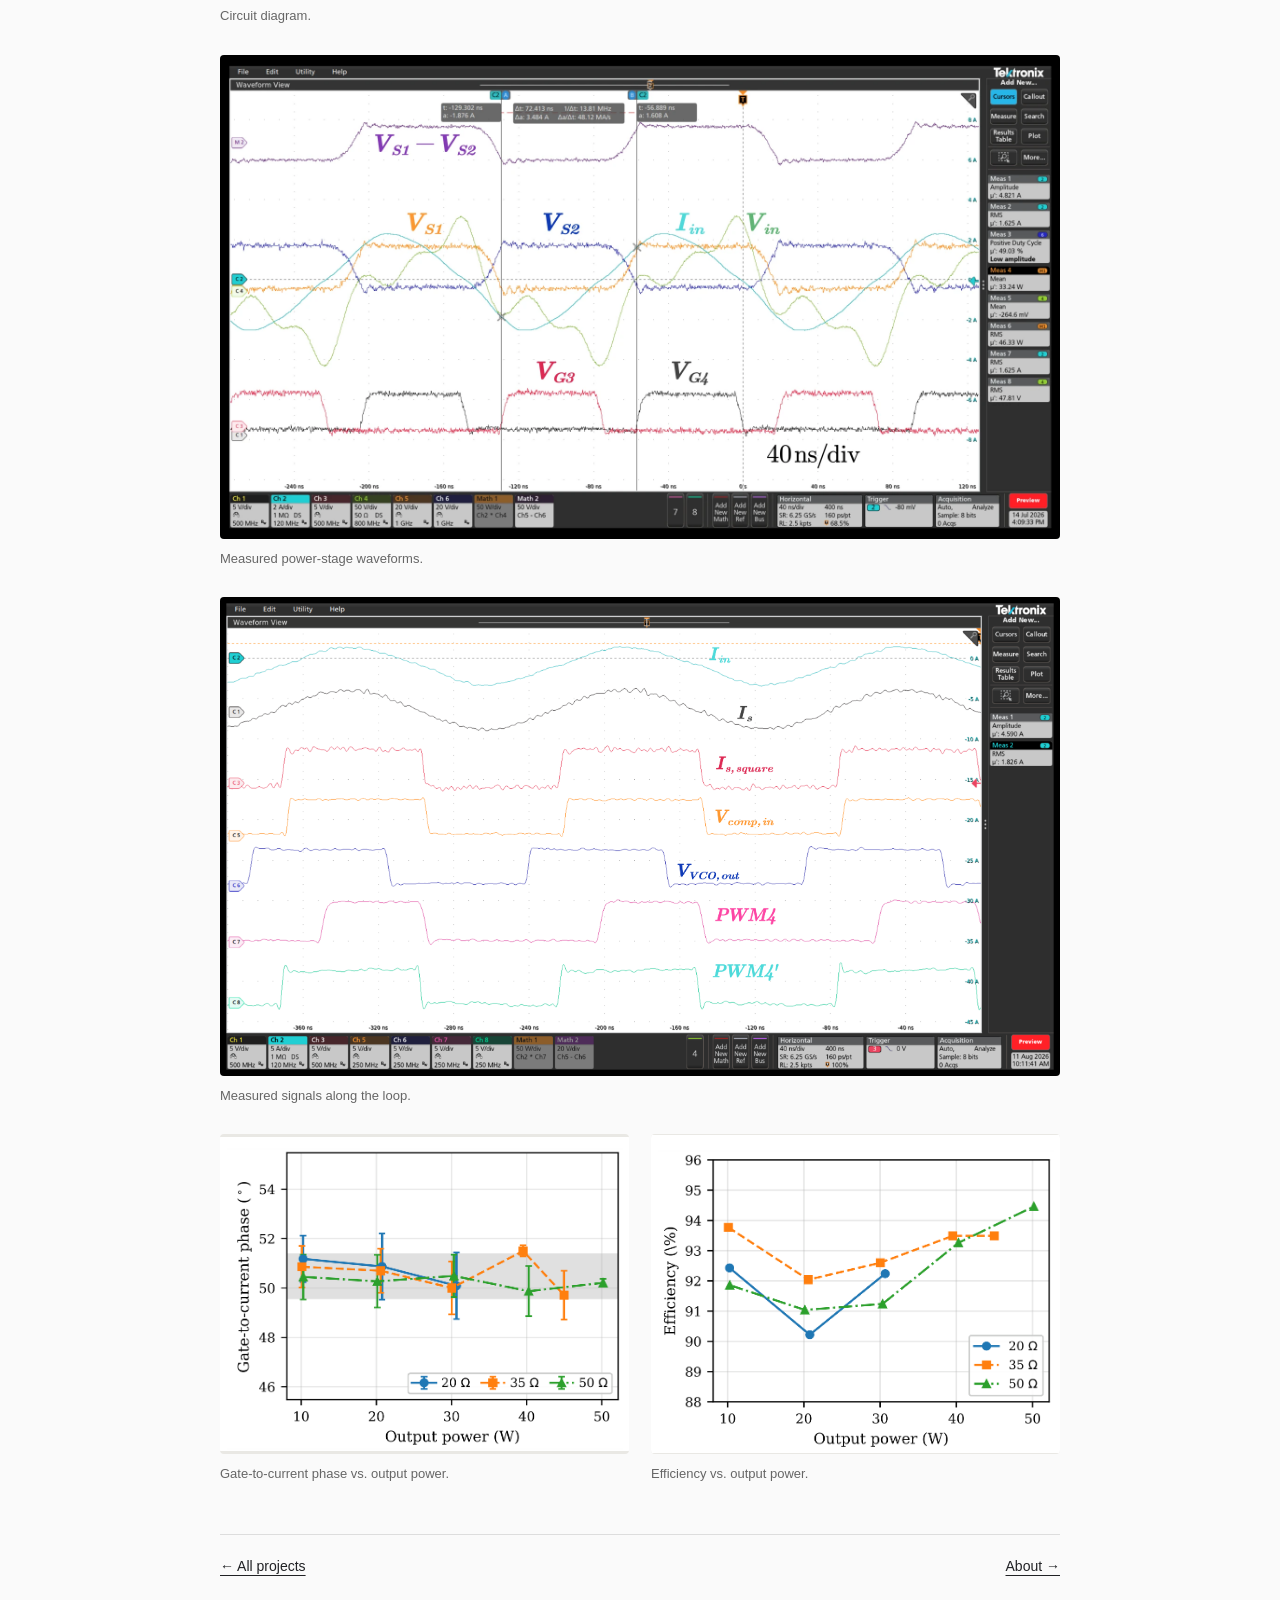
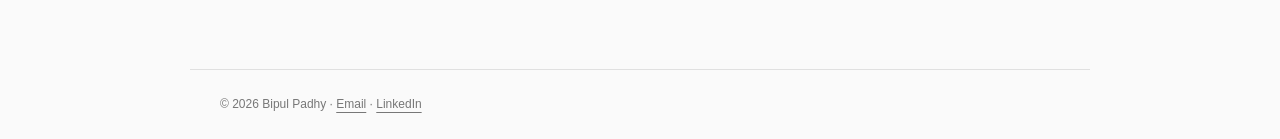
<file: projects/synchronous-rectifier/index.html>
<!doctype html><html lang="en"><head><meta charset="utf-8"><meta name="viewport" content="width=device-width,initial-scale=1"><meta name="description" content="Bipul Padhy — electrical engineering projects at UT Austin."><title>Synchronous rectifier | Bipul Padhy</title><link rel="stylesheet" href="../../style.css"></head><body><a class="skip" href="#main">Skip to content</a><header><a class="name" href="../../">Bipul Padhy</a><nav aria-label="Main navigation"><a href="../../">Home</a><a href="../../projects/" aria-current="page">Projects</a><a href="../../about/">About</a><a href="../../resume/">Resume</a></nav></header><main id="main"><a class="breadcrumb" href="../">← Projects</a><h1>PLL-based synchronous rectifier</h1><p class="meta">Hanson's group · 2026 · Digest accepted to APEC 2027</p><p class="project-description">PLL-based synchronous rectifier for 6.78 and 13.56 MHz wireless power transfer. Modeling, schematic capture, hand assembly, and testing with my PhD mentor. Bench tuning brought efficiency from about 20% to 94%.</p><p class="project-explanation">A PLL keeps the rectifier’s switching synchronized with the incoming AC current. A matched feedback path compensates for signal-chain delays, while a controlled timing offset lets the switches turn on at zero voltage to reduce switching losses.</p><p class="project-result">At 6.78 MHz, gate-to-current phase alignment stayed within ±0.89° (±0.37 ns) across 10–50 W and 20–50 Ω loads without operating-point retuning.</p><div class="photos project-gallery"><figure class="lead-photo"><a href="../../assets/rectifier-angle.jpeg" target="_blank" rel="noopener"><img src="../../assets/rectifier-angle.jpeg" alt="Angled view of the assembled synchronous rectifier"></a><figcaption>Assembled rectifier.</figcaption></figure><figure><a href="../../assets/rectifier-front.jpeg" target="_blank" rel="noopener"><img src="../../assets/rectifier-front.jpeg" alt="Rectifier board — Front." loading="lazy"></a><figcaption>Front.</figcaption></figure><figure><a href="../../assets/rectifier-reverse.jpeg" target="_blank" rel="noopener"><img src="../../assets/rectifier-reverse.jpeg" alt="Rectifier board — Reverse." loading="lazy"></a><figcaption>Reverse.</figcaption></figure><figure><a href="../../assets/rectifier-reverse-angle.jpeg" target="_blank" rel="noopener"><img src="../../assets/rectifier-reverse-angle.jpeg" alt="Rectifier board — Reverse, angled view." loading="lazy"></a><figcaption>Reverse, angled view.</figcaption></figure><figure class="full-width"><a href="../../assets/rectifier-pcb-layout.png" target="_blank" rel="noopener"><img src="../../assets/rectifier-pcb-layout.png" alt="PCB layout" loading="lazy"></a><figcaption>PCB layout.</figcaption></figure><figure class="full-width"><a href="../../assets/rectifier-circuit-original.png" target="_blank" rel="noopener"><img src="../../assets/rectifier-circuit-original.png" alt="Circuit diagram." loading="lazy"></a><figcaption>Circuit diagram.</figcaption></figure><figure><a href="../../assets/rectifier-zvs-waveforms.webp" target="_blank" rel="noopener"><img src="../../assets/rectifier-zvs-waveforms.webp" alt="Measured rectifier power-stage voltage, current, and gate waveforms" loading="lazy"></a><figcaption>Measured power-stage waveforms.</figcaption></figure><figure class="full-width"><a href="../../assets/rectifier-loop-original.png" target="_blank" rel="noopener"><img src="../../assets/rectifier-loop-original.png" alt="Measured signals along the loop." loading="lazy"></a><figcaption>Measured signals along the loop.</figcaption></figure><figure><a href="../../assets/rectifier-phase-graph.png" target="_blank" rel="noopener"><img src="../../assets/rectifier-phase-graph.png" alt="Gate-to-current phase vs. output power." loading="lazy"></a><figcaption>Gate-to-current phase vs. output power.</figcaption></figure><figure><a href="../../assets/rectifier-efficiency-graph.png" target="_blank" rel="noopener"><img src="../../assets/rectifier-efficiency-graph.png" alt="Efficiency vs. output power." loading="lazy"></a><figcaption>Efficiency vs. output power.</figcaption></figure></div><div class="project-nav"><a href="../">← All projects</a><a href="../../about/">About →</a></div></main><footer>© 2026 Bipul Padhy · <a href="mailto:bkp736@eid.utexas.edu">Email</a> · <a href="https://www.linkedin.com/in/bipulpadhy">LinkedIn</a></footer></body></html>
</file>
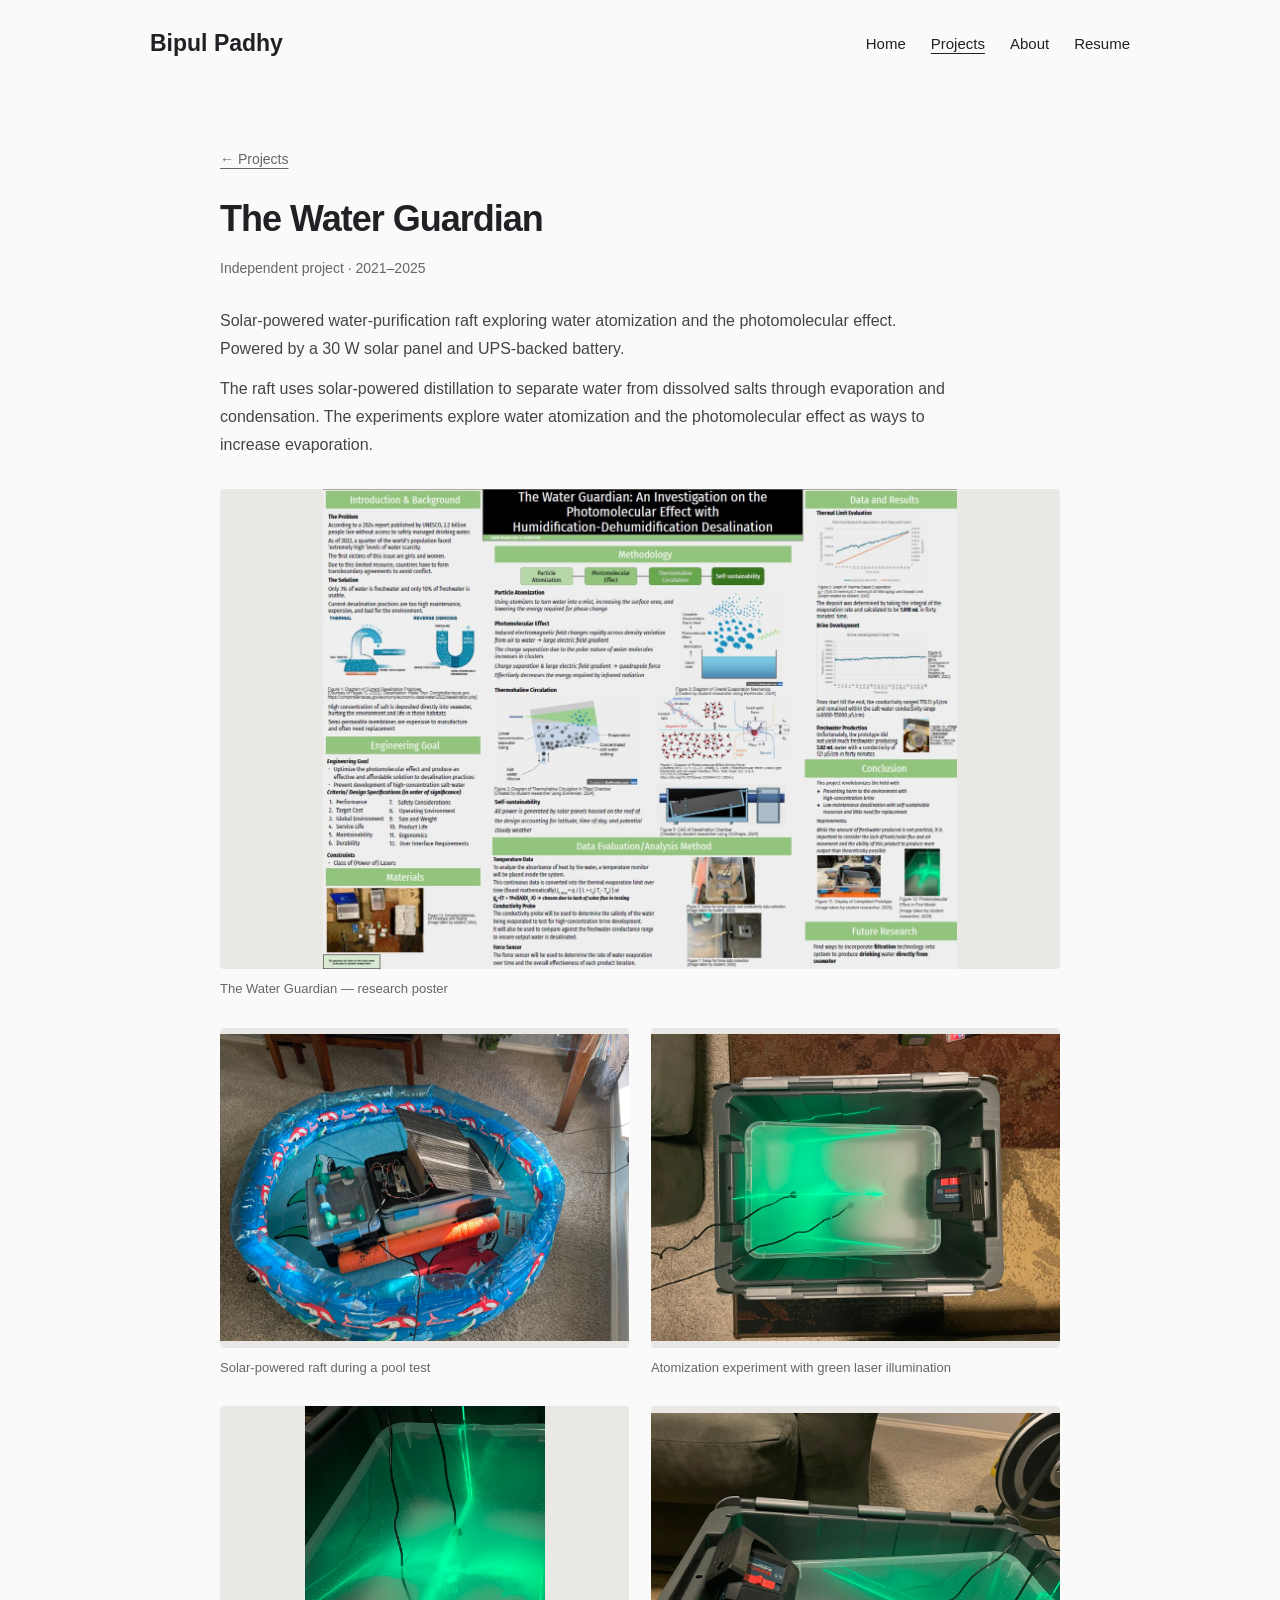
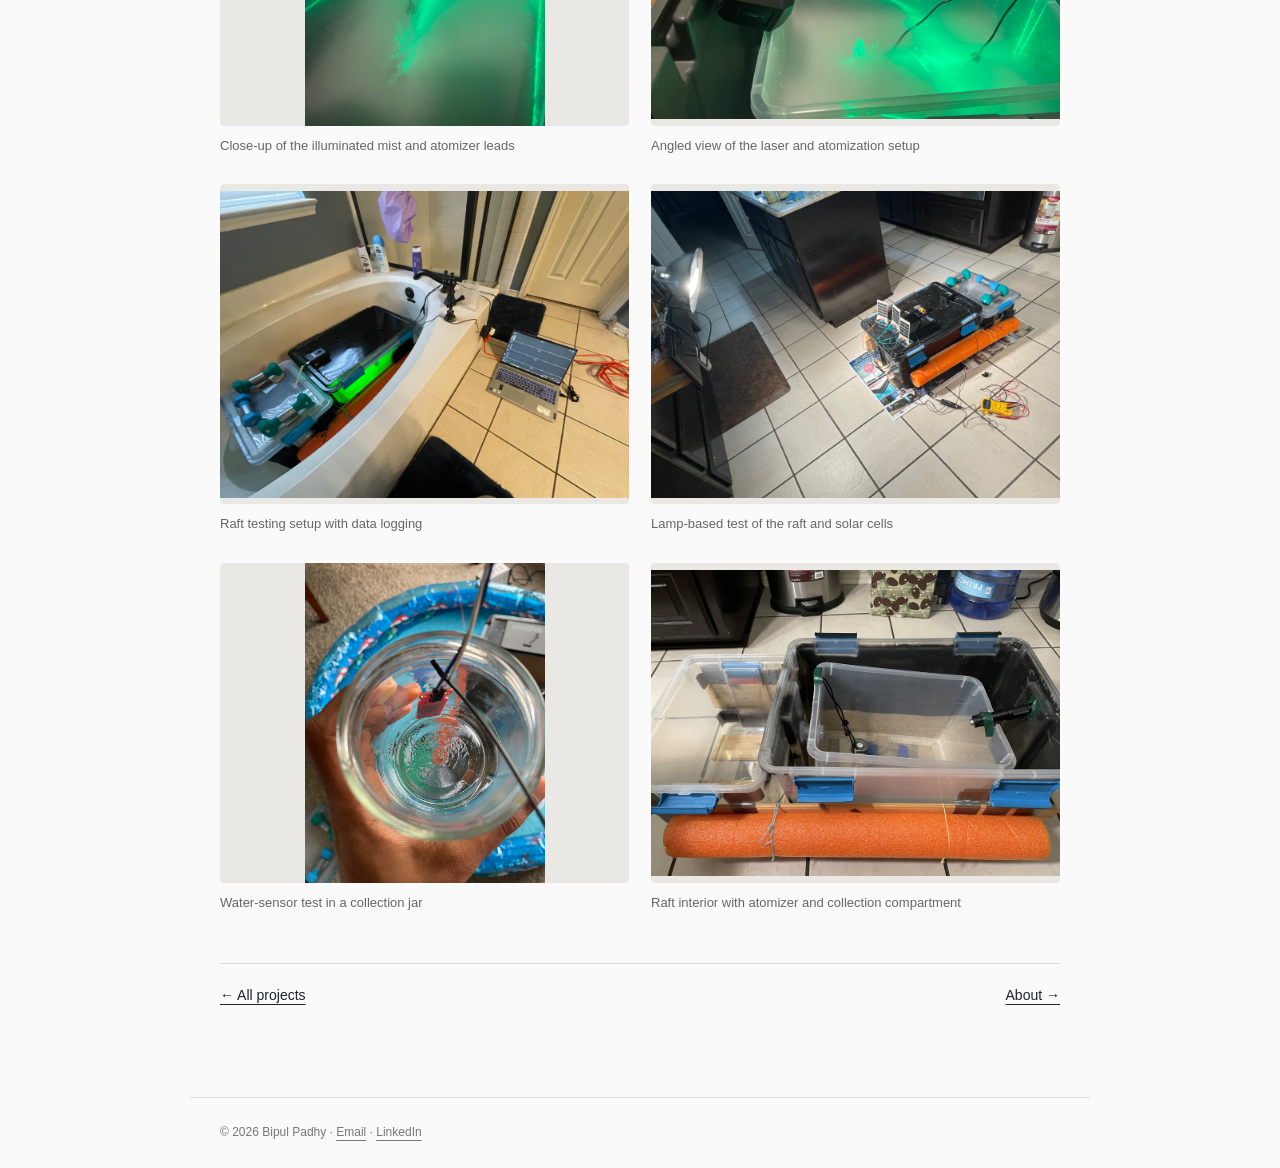
<file: projects/water-guardian/index.html>
<!doctype html><html lang="en"><head><meta charset="utf-8"><meta name="viewport" content="width=device-width,initial-scale=1"><meta name="description" content="Bipul Padhy — electrical engineering projects at UT Austin."><title>The Water Guardian | Bipul Padhy</title><link rel="stylesheet" href="../../style.css"></head><body><a class="skip" href="#main">Skip to content</a><header><a class="name" href="../../">Bipul Padhy</a><nav aria-label="Main navigation"><a href="../../">Home</a><a href="../../projects/" aria-current="page">Projects</a><a href="../../about/">About</a><a href="../../resume/">Resume</a></nav></header><main id="main"><a class="breadcrumb" href="../">← Projects</a><h1>The Water Guardian</h1><p class="meta">Independent project · 2021–2025</p><p class="project-description">Solar-powered water-purification raft exploring water atomization and the photomolecular effect. Powered by a 30 W solar panel and UPS-backed battery.</p><p class="project-explanation">The raft uses solar-powered distillation to separate water from dissolved salts through evaporation and condensation. The experiments explore water atomization and the photomolecular effect as ways to increase evaporation.</p><div class="photos project-gallery"><figure class="full-width"><a href="../../assets/water-guardian-research-poster.jpeg" target="_blank" rel="noopener" aria-label="Open full-size research poster"><img src="../../assets/water-guardian-research-poster.jpeg" alt="The Water Guardian — research poster" width="1280" height="969" fetchpriority="high"></a><figcaption>The Water Guardian — research poster</figcaption></figure><figure><a href="../../assets/water-guardian-1373.jpg" target="_blank" rel="noopener" aria-label="Open full-size image: Solar-powered raft during a pool test"><img src="../../assets/water-guardian-1373.jpg" alt="Solar-powered raft during a pool test" width="2048" height="1536" loading="lazy"></a><figcaption>Solar-powered raft during a pool test</figcaption></figure><figure><a href="../../assets/water-guardian-0887.jpg" target="_blank" rel="noopener" aria-label="Open full-size image: Atomization experiment with green laser illumination"><img src="../../assets/water-guardian-0887.jpg" alt="Atomization experiment with green laser illumination" width="2048" height="1536" loading="lazy"></a><figcaption>Atomization experiment with green laser illumination</figcaption></figure><figure><a href="../../assets/water-guardian-0889.jpg" target="_blank" rel="noopener" aria-label="Open full-size image: Close-up of the illuminated mist and atomizer leads"><img src="../../assets/water-guardian-0889.jpg" alt="Close-up of the illuminated mist and atomizer leads" width="1536" height="2048" loading="lazy"></a><figcaption>Close-up of the illuminated mist and atomizer leads</figcaption></figure><figure><a href="../../assets/water-guardian-0891.jpg" target="_blank" rel="noopener" aria-label="Open full-size image: Angled view of the laser and atomization setup"><img src="../../assets/water-guardian-0891.jpg" alt="Angled view of the laser and atomization setup" width="2048" height="1536" loading="lazy"></a><figcaption>Angled view of the laser and atomization setup</figcaption></figure><figure><a href="../../assets/water-guardian-1207.jpg" target="_blank" rel="noopener" aria-label="Open full-size image: Raft testing setup with data logging"><img src="../../assets/water-guardian-1207.jpg" alt="Raft testing setup with data logging" width="2048" height="1536" loading="lazy"></a><figcaption>Raft testing setup with data logging</figcaption></figure><figure><a href="../../assets/water-guardian-1328.jpg" target="_blank" rel="noopener" aria-label="Open full-size image: Lamp-based test of the raft and solar cells"><img src="../../assets/water-guardian-1328.jpg" alt="Lamp-based test of the raft and solar cells" width="2048" height="1536" loading="lazy"></a><figcaption>Lamp-based test of the raft and solar cells</figcaption></figure><figure><a href="../../assets/water-guardian-1374.jpg" target="_blank" rel="noopener" aria-label="Open full-size image: Water-sensor test in a collection jar"><img src="../../assets/water-guardian-1374.jpg" alt="Water-sensor test in a collection jar" width="1536" height="2048" loading="lazy"></a><figcaption>Water-sensor test in a collection jar</figcaption></figure><figure><a href="../../assets/water-guardian-6551.jpg" target="_blank" rel="noopener" aria-label="Open full-size image: Raft interior with atomizer and collection compartment"><img src="../../assets/water-guardian-6551.jpg" alt="Raft interior with atomizer and collection compartment" width="2048" height="1536" loading="lazy"></a><figcaption>Raft interior with atomizer and collection compartment</figcaption></figure></div><div class="project-nav"><a href="../">← All projects</a><a href="../../about/">About →</a></div></main><footer>© 2026 Bipul Padhy · <a href="mailto:bkp736@eid.utexas.edu">Email</a> · <a href="https://www.linkedin.com/in/bipulpadhy">LinkedIn</a></footer></body></html>
</file>
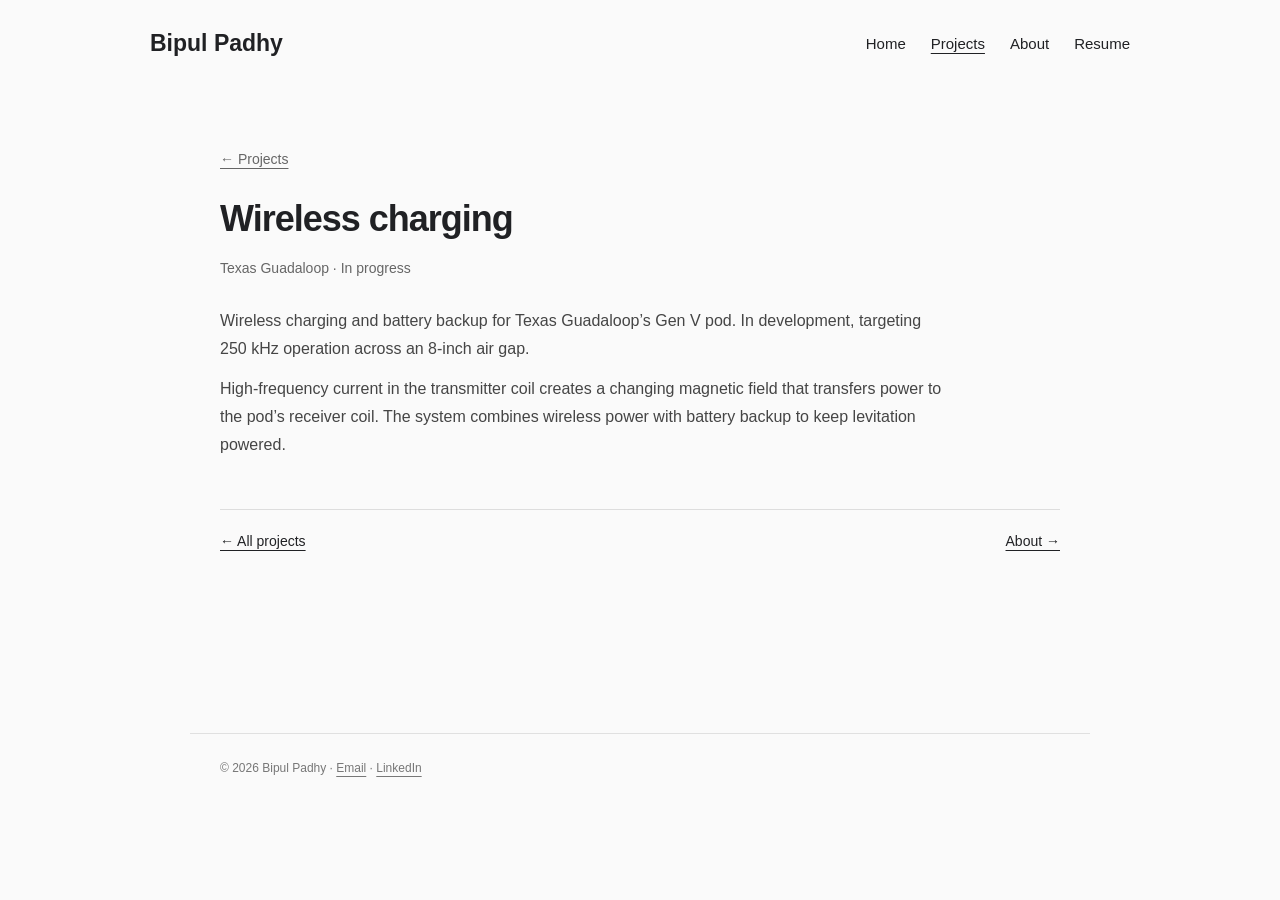
<file: projects/wireless-charging/index.html>
<!doctype html><html lang="en"><head><meta charset="utf-8"><meta name="viewport" content="width=device-width,initial-scale=1"><meta name="description" content="Bipul Padhy — electrical engineering projects at UT Austin."><title>Wireless charging | Bipul Padhy</title><link rel="stylesheet" href="../../style.css"></head><body><a class="skip" href="#main">Skip to content</a><header><a class="name" href="../../">Bipul Padhy</a><nav aria-label="Main navigation"><a href="../../">Home</a><a href="../../projects/" aria-current="page">Projects</a><a href="../../about/">About</a><a href="../../resume/">Resume</a></nav></header><main id="main"><a class="breadcrumb" href="../">← Projects</a><h1>Wireless charging</h1><p class="meta">Texas Guadaloop · In progress</p><p class="project-description">Wireless charging and battery backup for Texas Guadaloop’s Gen V pod. In development, targeting 250 kHz operation across an 8-inch air gap.</p><p class="project-explanation">High-frequency current in the transmitter coil creates a changing magnetic field that transfers power to the pod’s receiver coil. The system combines wireless power with battery backup to keep levitation powered.</p><div class="project-nav"><a href="../">← All projects</a><a href="../../about/">About →</a></div></main><footer>© 2026 Bipul Padhy · <a href="mailto:bkp736@eid.utexas.edu">Email</a> · <a href="https://www.linkedin.com/in/bipulpadhy">LinkedIn</a></footer></body></html>
</file>
<file: style.css>
*{box-sizing:border-box}html{overflow-wrap:break-word}body{margin:0;background:#fafafa;color:#202124;font-family:-apple-system,BlinkMacSystemFont,"Segoe UI",Arial,sans-serif;line-height:1.65;font-size:16px}a{color:inherit;text-underline-offset:4px}a:hover{color:#666}a:focus-visible,button:focus-visible{outline:2px solid #b14f2a;outline-offset:5px}header{max-width:1040px;margin:auto;padding:25px 30px;display:flex;justify-content:space-between;align-items:center;gap:25px}.name{font-size:23px;font-weight:700;text-decoration:none}nav{display:flex;gap:25px;font-size:15px}nav a{text-decoration:none}nav a[aria-current=page]{text-decoration:underline}main{max-width:900px;margin:60px auto 90px;padding:0 30px;min-height:55vh}h1{font-size:36px;line-height:1.25;letter-spacing:-1px;margin:0 0 16px}h2{font-size:24px;line-height:1.3;margin:48px 0 24px}h3{font-size:18px;line-height:1.4;margin:13px 0 0}.intro{margin:0;color:#555}.intro a{color:#202124}.grid{display:grid;grid-template-columns:1fr 1fr;gap:35px 26px}.card{text-decoration:none;display:block}.thumb{width:100%;height:260px;object-fit:contain;display:block;background:#e9e8e4;border-radius:5px}.card:hover h3{text-decoration:underline}.more{display:inline-block;margin-top:28px;font-size:15px}.year{font-size:14px;color:#707070;border-bottom:1px solid #ddd;padding-bottom:8px;margin:35px 0 23px}.plain-projects{list-style:none;padding:0;display:grid;grid-template-columns:1fr 1fr;gap:18px 26px;margin:28px 0 0}.plain-projects a{font-size:17px}.plain-projects small{display:block;color:#666;font-size:13px}.breadcrumb{font-size:14px;color:#666;display:block;margin-bottom:25px}.meta{font-size:14px;color:#666;margin:0 0 27px}.copy{max-width:740px;line-height:1.8}.copy p{margin:0 0 20px}.photos{margin-top:35px}.photos figure{margin:0 0 35px}.photos img{display:block;width:100%;max-height:660px;object-fit:contain;background:#e9e8e4;border-radius:4px}.photos figcaption{font-size:13px;color:#666;margin-top:9px}.about{max-width:650px}.about-links{display:flex;flex-wrap:wrap;gap:25px;margin-top:30px;font-size:15px}footer{max-width:900px;padding:25px 30px;margin:auto;border-top:1px solid #e0e0e0;color:#777;font-size:12px}.skip{position:absolute;top:-100px;padding:10px;background:white}.skip:focus{top:10px}.project-nav{display:flex;justify-content:space-between;border-top:1px solid #ddd;margin-top:50px;padding-top:20px;font-size:14px}.photos a{cursor:zoom-in}@media(max-width:600px){header{padding:20px;gap:15px}.name{font-size:20px}nav{gap:15px;font-size:13px}main{padding:0 20px;margin-top:40px}h1{font-size:31px}h2{margin-top:38px}.grid{gap:27px 16px}.thumb{height:180px}h3{font-size:16px}.plain-projects{grid-template-columns:1fr}.photos img{max-height:520px}footer{padding:22px 20px}}@media(max-width:380px){nav{gap:10px}.grid{grid-template-columns:1fr}.thumb{height:240px}}
.lead-photo{margin:32px 0 40px}.lead-photo img{display:block;width:100%;max-height:440px;object-fit:contain;background:#e9e8e4;border-radius:4px}.lead-photo figcaption,figcaption{color:#666;font-size:13px;margin-top:8px}.copy h2{font-size:21px;margin:30px 0 12px}.copy details{margin:20px 0}.copy summary{cursor:pointer;font-size:15px;text-decoration:underline;text-underline-offset:4px}.copy figure{margin:20px 0}.diagram{width:100%;height:auto;display:block}

.home-intro{border-bottom:1px solid #ddd;padding:10px 0 35px;margin-bottom:32px}.home-intro h1{font-size:48px;font-weight:650;letter-spacing:-1.5px;margin:0}.work-heading{margin:0 0 24px;font-size:18px;font-weight:500;color:#666}@media(max-width:600px){.home-intro h1{font-size:38px}}

.project-description{max-width:730px;margin:0 0 30px;color:#454545;font-size:16px;line-height:1.75}.project-gallery{display:grid;grid-template-columns:1fr 1fr;gap:28px 22px;margin-top:30px}.project-gallery figure{margin:0}.project-gallery img{height:320px;max-height:none}.project-gallery figure:first-child{grid-column:1/-1}.project-gallery figure:first-child img{height:auto;max-height:480px}.project-gallery figure:has(img[src*="waveforms"]){grid-column:1/-1}.project-gallery figure:has(img[src*="waveforms"]) img{height:auto;max-height:none}@media(max-width:600px){.project-gallery{grid-template-columns:1fr;gap:25px}.project-gallery img{height:auto;max-height:450px}.project-description{font-size:15px}}

.project-gallery .rotated-board{display:block;width:min(100%,480px);aspect-ratio:1;margin:0 auto;padding:16px}.project-gallery .rotated-board img{width:100%;height:100%;max-height:none;object-fit:contain;transform:rotate(-90deg)}.project-gallery .full-width{grid-column:1/-1}.project-gallery .full-width img{height:auto;max-height:none}.work-heading{margin-top:0}

.readme-copy{line-height:1.8;max-width:840px}.readme-copy h2{font-size:22px;margin:35px 0 15px}.readme-copy li{margin-bottom:8px}.readme-image{display:block;margin:25px 0}.readme-image img{display:block;max-width:100%;height:auto}.readme-copy p{margin:18px 0}

.project-description:has(+.project-explanation){margin-bottom:12px}.project-explanation{max-width:730px;margin:0 0 30px;line-height:1.75;font-size:16px;color:#454545}@media(max-width:600px){.project-explanation{font-size:15px}}

.resume-preview{display:block;width:100%;height:auto;border:1px solid #ddd;background:white;margin:25px 0}.resume-text{margin-top:25px;font-size:14px}.resume-text pre{white-space:pre-wrap;font:inherit;overflow-wrap:anywhere}

.project-result{max-width:730px;font-size:16px;line-height:1.75;margin:0 0 16px;color:#454545}.project-description:has(+.project-result){margin-bottom:12px}@media(max-width:600px){.project-result{font-size:15px}}

.home-about{max-width:740px;margin-bottom:48px}.home-about h1{font-size:28px;letter-spacing:-.5px;margin-bottom:20px}.home-about .copy p{margin-bottom:0}

.home-about{max-width:none;display:grid;grid-template-columns:minmax(0,1fr) 240px;gap:36px;align-items:center}.portrait{display:block;width:100%;height:auto;border-radius:5px}@media(max-width:650px){.home-about{grid-template-columns:1fr;gap:24px}.portrait{max-width:300px;grid-row:1}}
</file>
